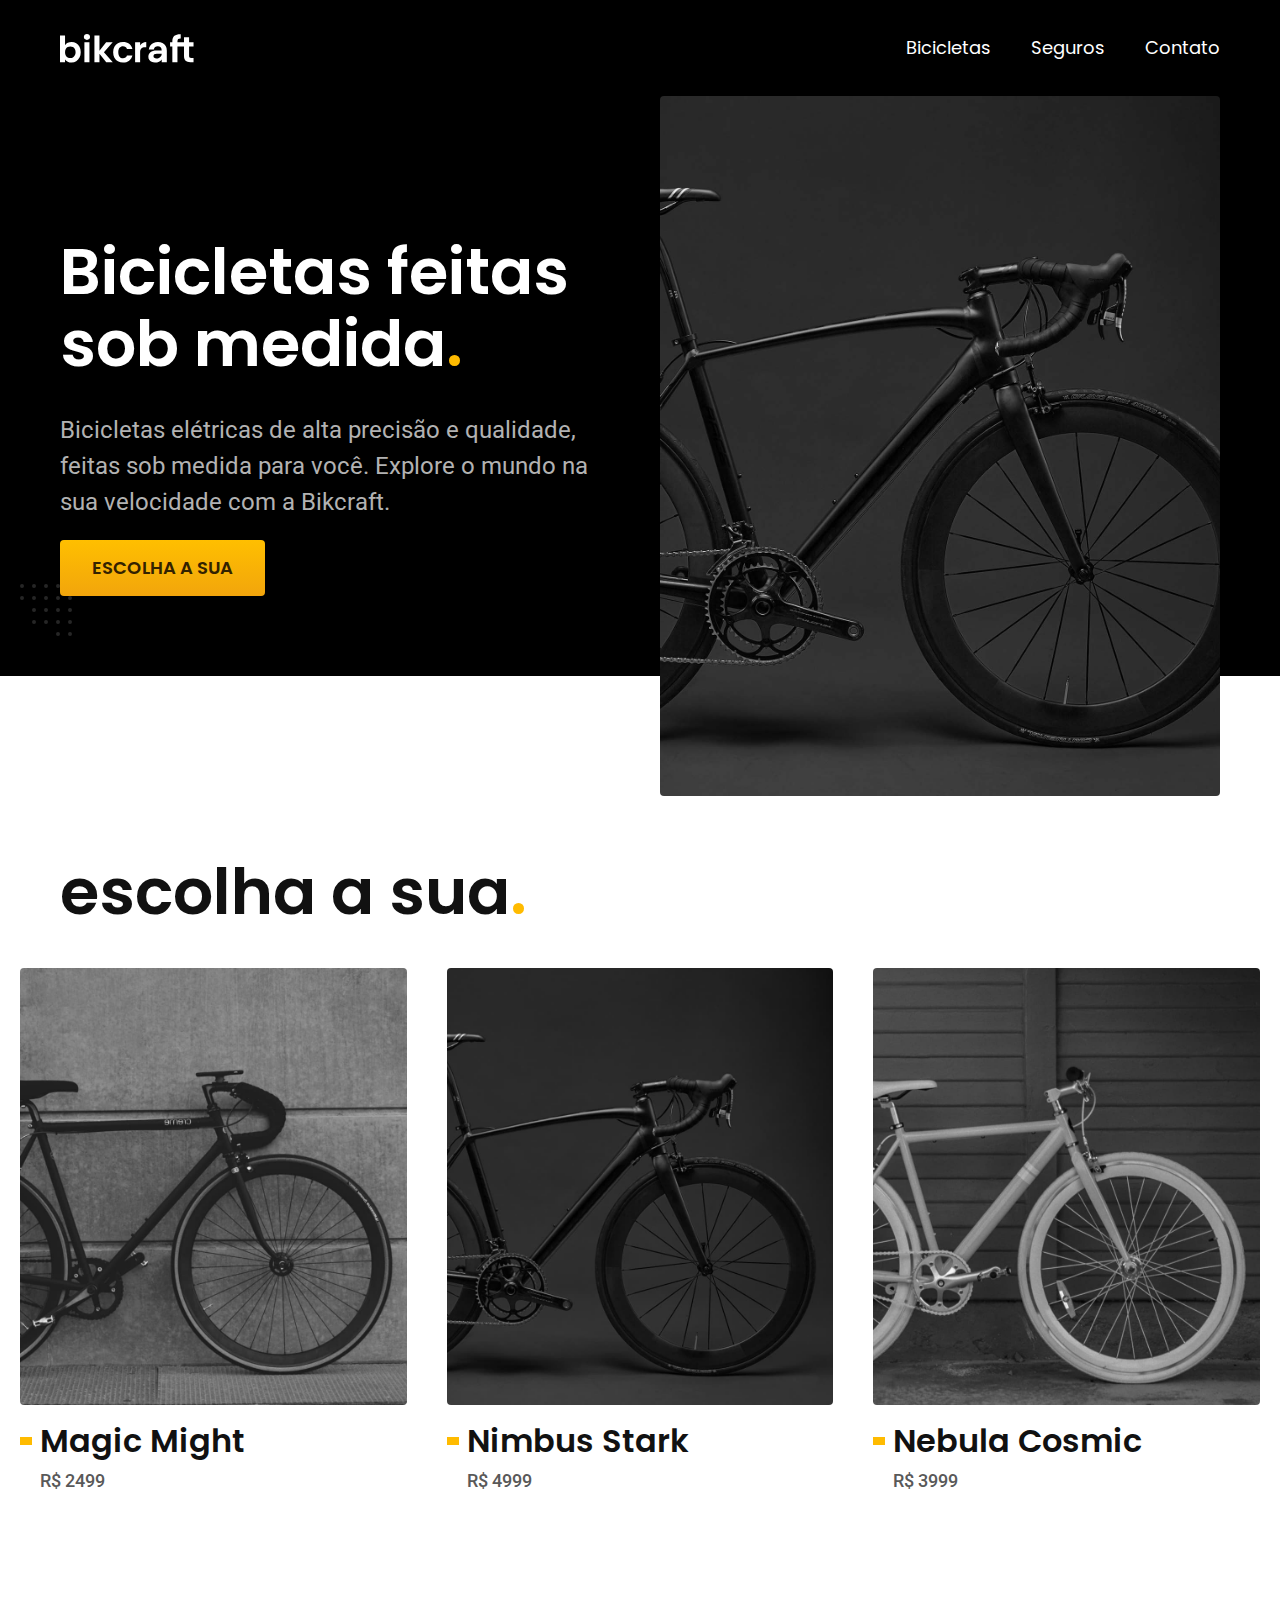
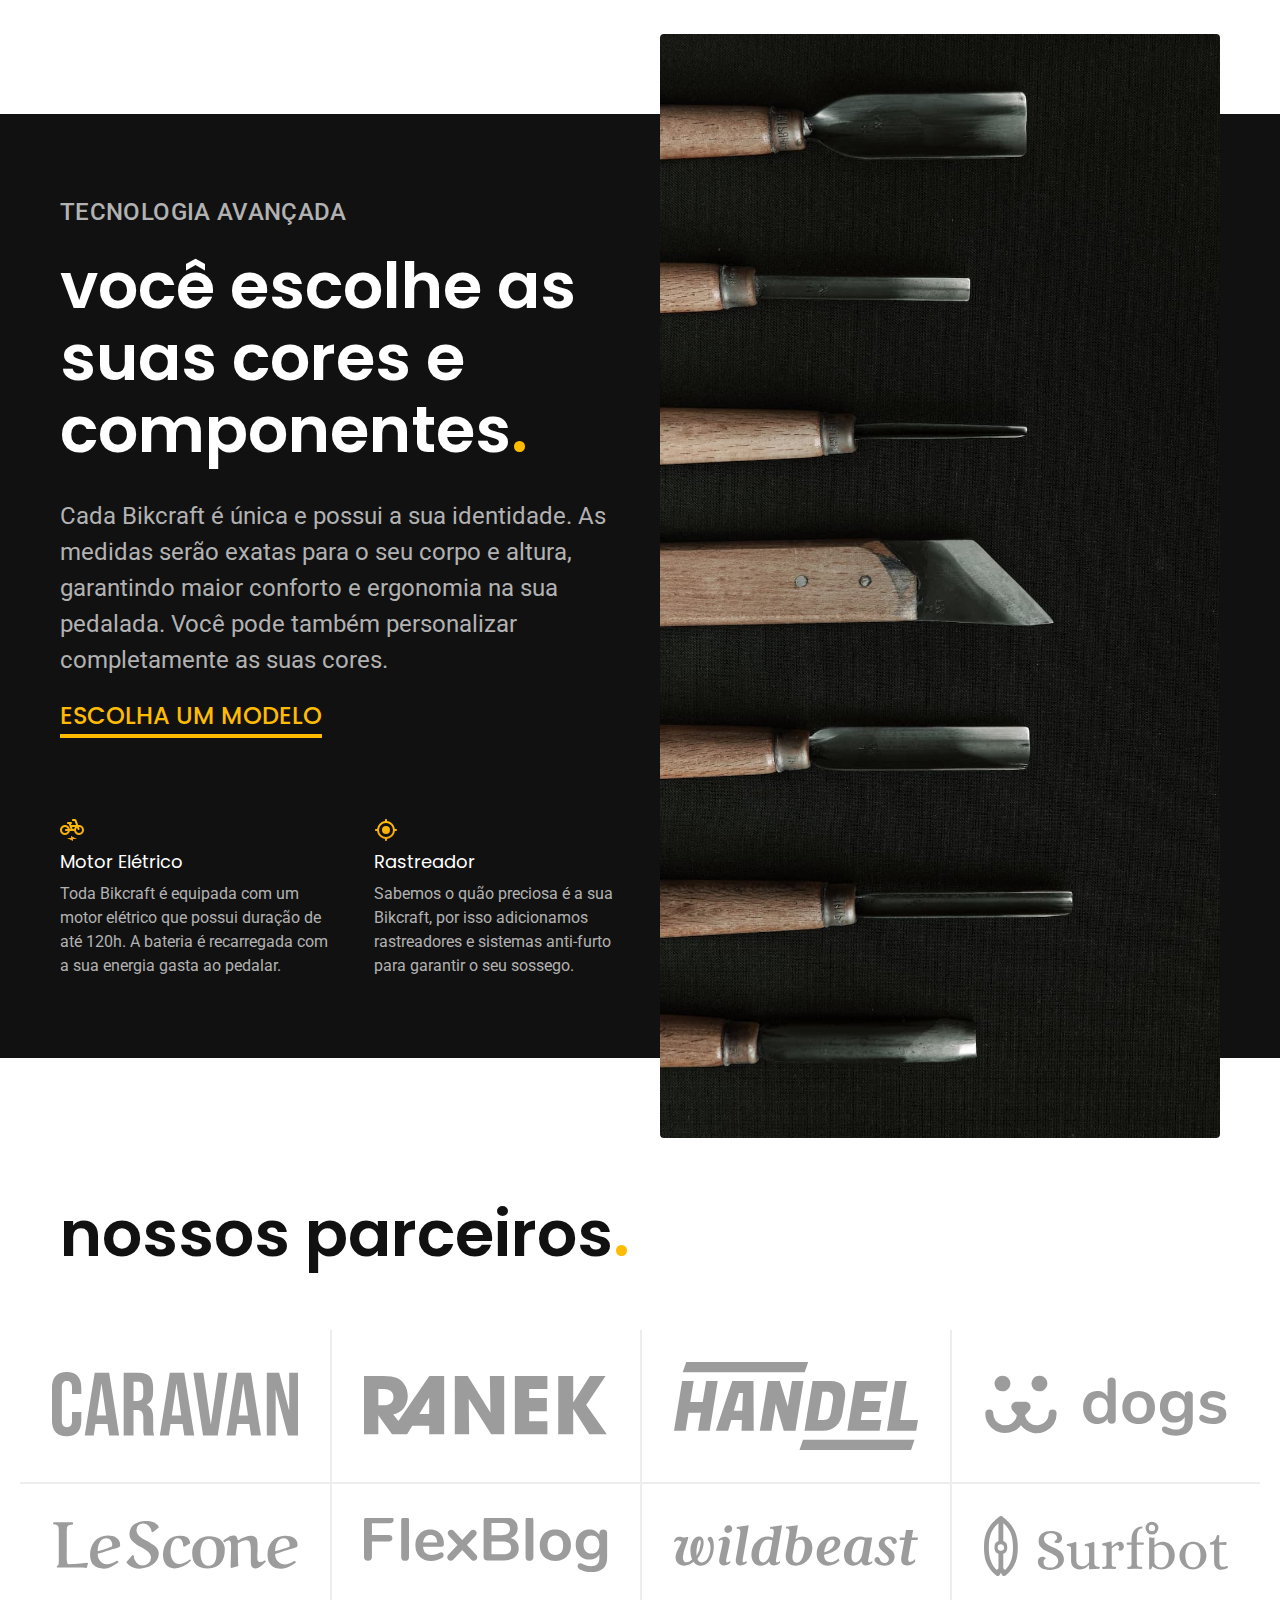
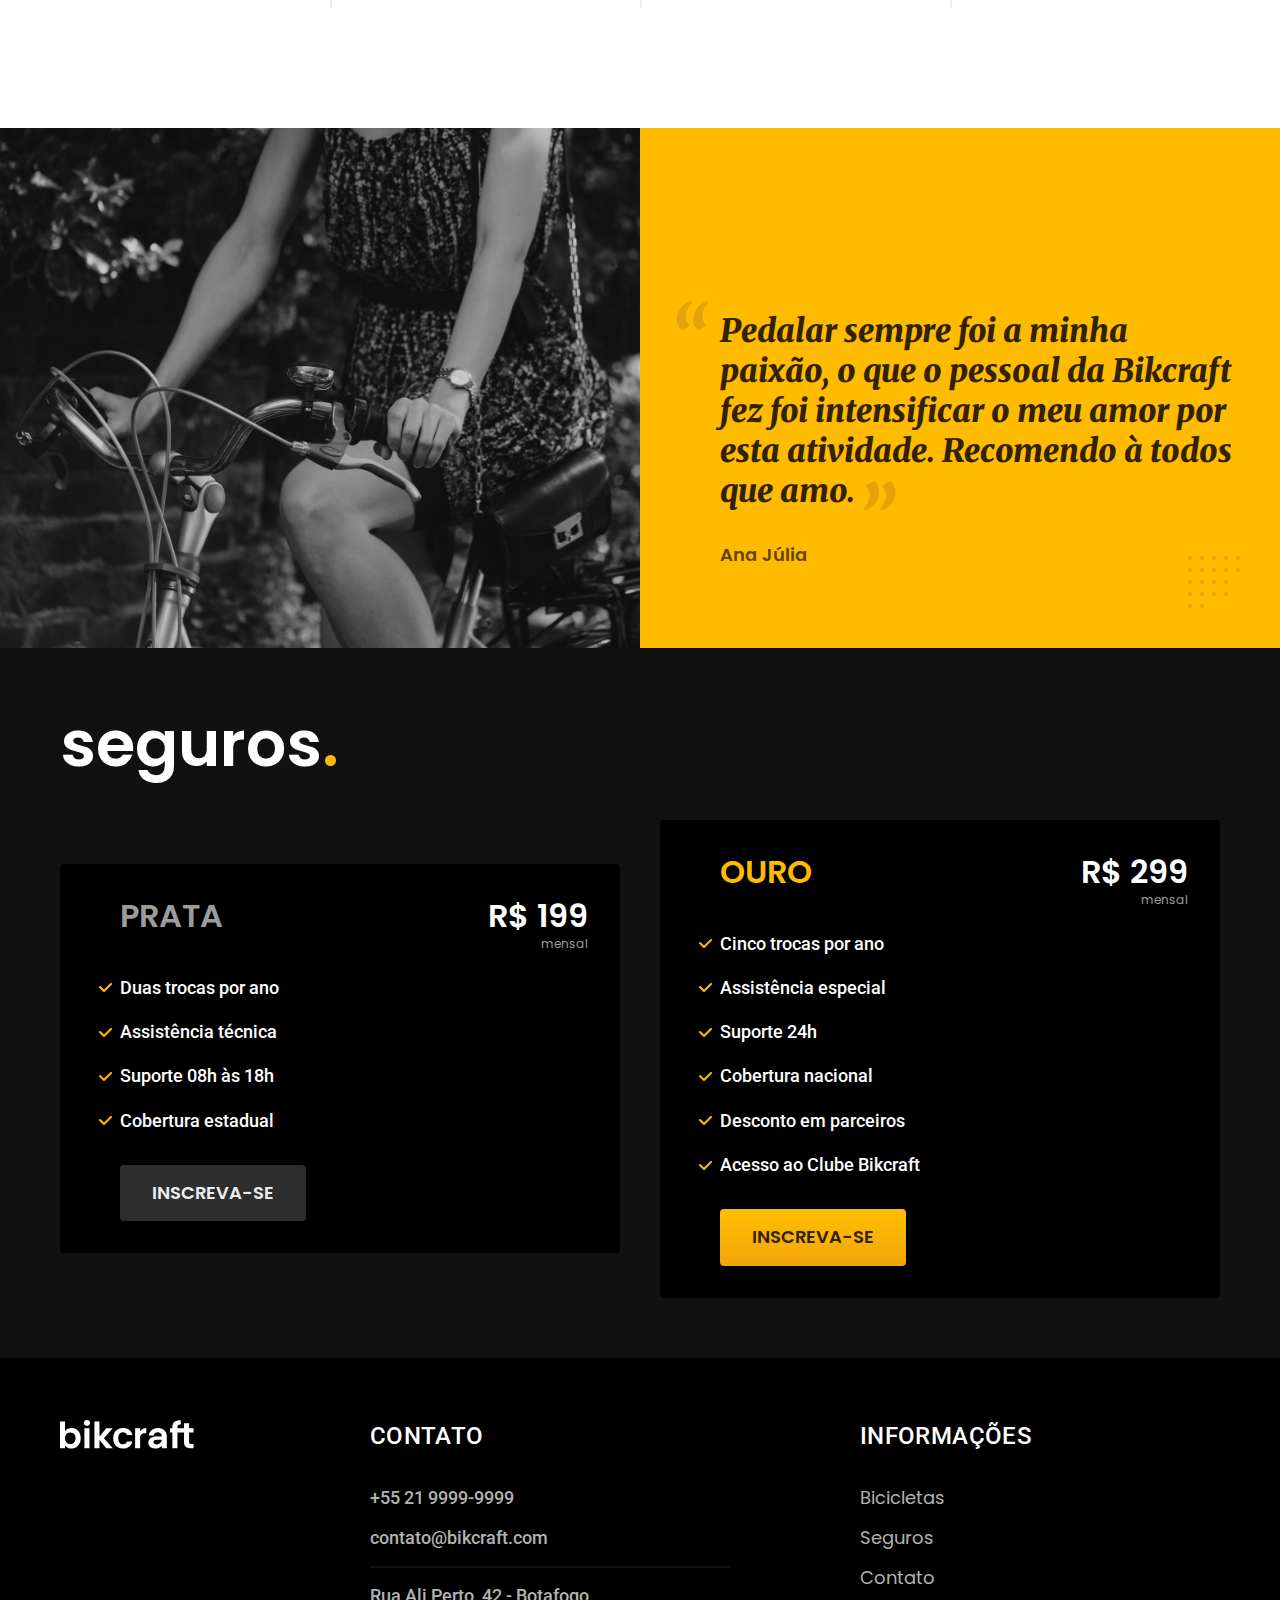
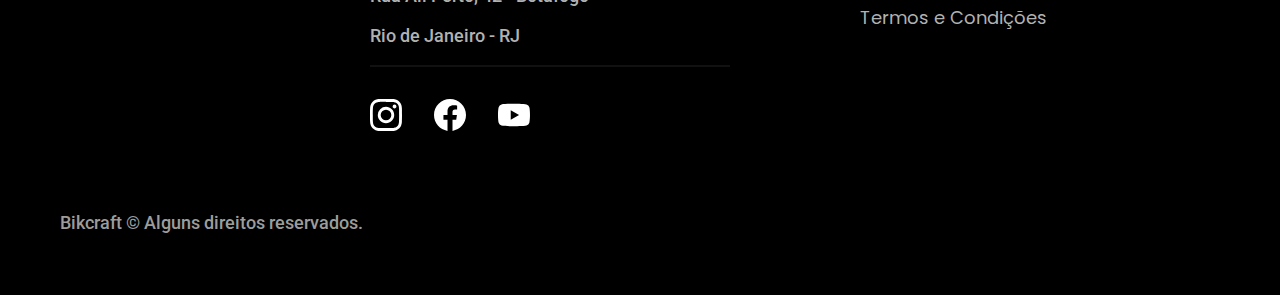
<file: index.html>
<!DOCTYPE html>
<html lang="pt-br">

<head>
  <meta charset="UTF-8">
  <meta name="viewport" content="width=device-width, initial-scale=1.0">

  <title>Bikcraft - Bicicletas Elétricas</title>
  <meta name="description" content="Bicicletas elétricas de alta precisão e qualidade, feitas sob medida para o cliente. Explore o mundo na sua velocidade com a Bikcraft.">

  <link rel="icon" href="./favicon.svg" type="image/svg+xml">
  <link rel="preload" href="./css/style.min.css" as="style">
  <link rel="stylesheet" href="./css/style.min.css">

  <script>document.documentElement.classList.add('js');</script>
  <link rel="preconnect" href="https://fonts.googleapis.com">
  <link rel="preconnect" href="https://fonts.gstatic.com" crossorigin>
  <link href="https://fonts.googleapis.com/css2?family=Merriweather:ital,wght@1,900&family=Poppins:wght@400;600&family=Roboto:wght@500&display=swap" rel="stylesheet">
</head>

<body>
  <header class="header-bg">
    <div class="header container">
      <a href="./">
        <img src="./img/bikcraft.svg" width="136" height="32" alt="Bikcraft">
      </a>

      <nav aria-label="primaria">
        <ul class="header-menu font-1-m cor-0">
          <li><a href="./bicicletas.html">Bicicletas</a></li>
          <li><a href="./seguros.html">Seguros</a></li>
          <li><a href="./contato.html">Contato</a></li>
        </ul>
      </nav>
    </div>
  </header>

  <main class="introducao-bg">
    <div class="introducao container">
      <div class="introducao-conteudo">
        <h1 class="font-1-xxl cor-0 fadeInDown" data-anime="400">Bicicletas feitas sob medida<span class="cor-p1">.</span></h1>
        <p class="font-2-l cor-5 fadeInDown" data-anime="600">Bicicletas elétricas de alta precisão e qualidade, feitas sob medida para você. Explore o mundo na sua velocidade com a Bikcraft.</p>
        <a class="botao fadeInDown" data-anime="600" href="./bicicletas.html">Escolha a sua</a>
      </div>
      <picture class="fadeInLeft" data-anime="800">
        <source media="max-width: 800px" srcset="./img/bicicletas/nimbus.jpg">
        <img src="./img/fotos/introducao.jpg" width="1280" height="1600" alt="Bicicleta elétrica preta.">
      </picture>
    </div>
  </main>

  <article class="bicicletas-lista">
    <h2 class="container font-1-xxl">escolha a sua<span class="cor-p1">.</span></h2>

    <ul>
      <li>
        <a href="./bicicletas/magic.html">
          <img src="./img/bicicletas/magic-home.jpg" width="920" height="1040" alt="Bicicleta preta">
          <h3 class="font-1-xl">Magic Might</h3>
          <span class="font-2-m cor-8">R$ 2499</span>
        </a>
      </li>
      <li>
        <a href="./bicicletas/nimbus.html">
          <img src="./img/bicicletas/nimbus-home.jpg" width="920" height="1040" alt="Bicicleta preta">
          <h3 class="font-1-xl">Nimbus Stark</h3>
          <span class="font-2-m cor-8">R$ 4999</span>
        </a>
      </li>
      <li>
        <a href="./bicicletas/nebula.html">
          <img src="./img/bicicletas/nebula-home.jpg" width="920" height="1040" alt="Bicicleta preta">
          <h3 class="font-1-xl">Nebula Cosmic</h3>
          <span class="font-2-m cor-8">R$ 3999</span>
        </a>
      </li>
    </ul>
  </article>

  <article class="tecnologia-bg">
    <div class="tecnologia container">
      <div class="tecnologia-conteudo">
        <span class="font-2-l-b cor-5">Tecnologia Avançada</span>
        <h2 class="font-1-xxl cor-0">você escolhe as suas cores e componentes<span class="cor-p1">.</span></h2>
        <p class="font-2-l cor-5">Cada Bikcraft é única e possui a sua identidade. As medidas serão exatas para o seu corpo e altura, garantindo maior conforto e ergonomia na sua pedalada. Você pode também personalizar completamente as suas cores.</p>
        <a class="link" href="./bicicletas.html">Escolha um modelo</a>
        <div class="tecnologia-vantagens">
          <div>
            <img src="./img/icones/eletrica.svg" width="24" height="24" alt="">
            <h3 class="font-1-m cor-0">Motor Elétrico</h3>
            <p class="font-2-s cor-5">Toda Bikcraft é equipada com um motor elétrico que possui duração de até 120h. A bateria é recarregada com a sua energia gasta ao pedalar.</p>
          </div>
          <div>
            <img src="./img/icones/rastreador.svg" width="24" height="24" alt="">
            <h3 class="font-1-m cor-0">Rastreador</h3>
            <p class="font-2-s cor-5">Sabemos o quão preciosa é a sua Bikcraft, por isso adicionamos rastreadores e sistemas anti-furto para garantir o seu sossego.</p>
          </div>
        </div>
      </div>
      <div class="tecnologia-imagem">
        <img src="./img/fotos/tecnologia.jpg" width="1200" height="1920" alt="">
      </div>
    </div>
  </article>

  <section class="parceiros" aria-label="Nossos Parceiros">
    <h2 class="container font-1-xxl">nossos parceiros<span class="cor-p1">.</span></h2>

    <ul>
      <li><img src="./img/parceiros/caravan.svg" width="1040" height="38" alt="caravan"></li>
      <li><img src="./img/parceiros/ranek.svg" width="1040" height="38" alt="ranek"></li>
      <li><img src="./img/parceiros/handel.svg" width="1040" height="38" alt="handel"></li>
      <li><img src="./img/parceiros/dogs.svg" width="1040" height="38" alt="dogs"></li>
      <li><img src="./img/parceiros/lescone.svg" width="1040" height="38" alt="lescone"></li>
      <li><img src="./img/parceiros/flexblog.svg" width="1040" height="38" alt="flexblog"></li>
      <li><img src="./img/parceiros/wildbeast.svg" width="1040" height="38" alt="wildbeast"></li>
      <li><img src="./img/parceiros/surfbot.svg" width="1040" height="38" alt="surfbot"></li>
    </ul>
  </section>

  <section class="depoimento" aria-label="Depoimento">
    <div>
      <img src="./img/fotos/depoimento.jpg" width="1560" height="1360" alt="Pessoa pedalando uma bicicleta Bikcraft">
    </div>
    <div class="depoimento-conteudo">
      <blockquote class="font-1-xl cor-p5">
        <p>Pedalar sempre foi a minha paixão, o que o pessoal da Bikcraft fez foi intensificar o meu amor por esta atividade. Recomendo à todos que amo.</p>
      </blockquote>
      <span class="font-1-m-b cor-p4">Ana Júlia</span>
    </div>
  </section>

  <article class="seguros-bg">
    <div class="seguros container">
      <h2 class="font-1-xxl cor-0">seguros<span class="cor-p1">.</span></h2>
      <div class="seguros-item">
        <h3 class="font-1-xl cor-6">PRATA</h3>
        <span class="font-1-xl cor-0">R$ 199 <span class="font-1-xs cor-6">mensal</span></span>
        <ul class="font-2-m cor-0">
          <li>Duas trocas por ano</li>
          <li>Assistência técnica</li>
          <li>Suporte 08h às 18h</li>
          <li>Cobertura estadual</li>
        </ul>
        <a class="botao secundario" href="./orcamento.html?tipo=seguro&produto=prata">Inscreva-se</a>
      </div>

      <div class="seguros-item">
        <h3 class="font-1-xl cor-p1">OURO</h3>
        <span class="font-1-xl cor-0">R$ 299 <span class="font-1-xs cor-6">mensal</span></span>
        <ul class="font-2-m cor-0">
          <li>Cinco trocas por ano</li>
          <li>Assistência especial</li>
          <li>Suporte 24h</li>
          <li>Cobertura nacional</li>
          <li>Desconto em parceiros</li>
          <li>Acesso ao Clube Bikcraft</li>
        </ul>
        <a class="botao" href="./orcamento.html?tipo=seguro&produto=ouro">Inscreva-se</a>
      </div>
    </div>
  </article>

  <footer class="footer-bg">
    <div class="footer container">
      <img src="./img/bikcraft.svg" width="136" height="32" alt="Bikcraft">
      <div class="footer-contato">
        <h3 class="font-2-l-b cor-0">Contato</h3>
        <ul class="font-2-m cor-5">
          <li><a href="tel:+552199999999">+55 21 9999-9999</a></li>
          <li><a href="mailto:contato@bikcraft.com">contato@bikcraft.com</a></li>
          <li>Rua Ali Perto, 42 - Botafogo</li>
          <li>Rio de Janeiro - RJ</li>
        </ul>
        <div class="footer-redes">
          <a href="./">
            <img src="./img/redes/instagram.svg" width="32" height="32" alt="Instagram">
          </a>
          <a href="./">
            <img src="./img/redes/facebook.svg" width="32" height="32" alt="Facebook">
          </a>
          <a href="./">
            <img src="./img/redes/youtube.svg" width="32" height="32" alt="Youtube">
          </a>
        </div>
      </div>
      <div class="footer-informacoes">
        <h3 class="font-2-l-b cor-0">Informações</h3>
        <nav>
          <ul class="font-1-m cor-5">
            <li><a href="./bicicletas.html">Bicicletas</a></li>
            <li><a href="./seguros.html">Seguros</a></li>
            <li><a href="./contato.html">Contato</a></li>
            <li><a href="./termos.html">Termos e Condições</a></li>
          </ul>
        </nav>
      </div>
      <p class="footer-copy font-2-m cor-6">Bikcraft © Alguns direitos reservados.</p>
    </div>
  </footer>

  <script src="./js/plugins/simple-anime.js"></script>
  <script src="./js/script.js"></script>
</body>

</html>
</file>
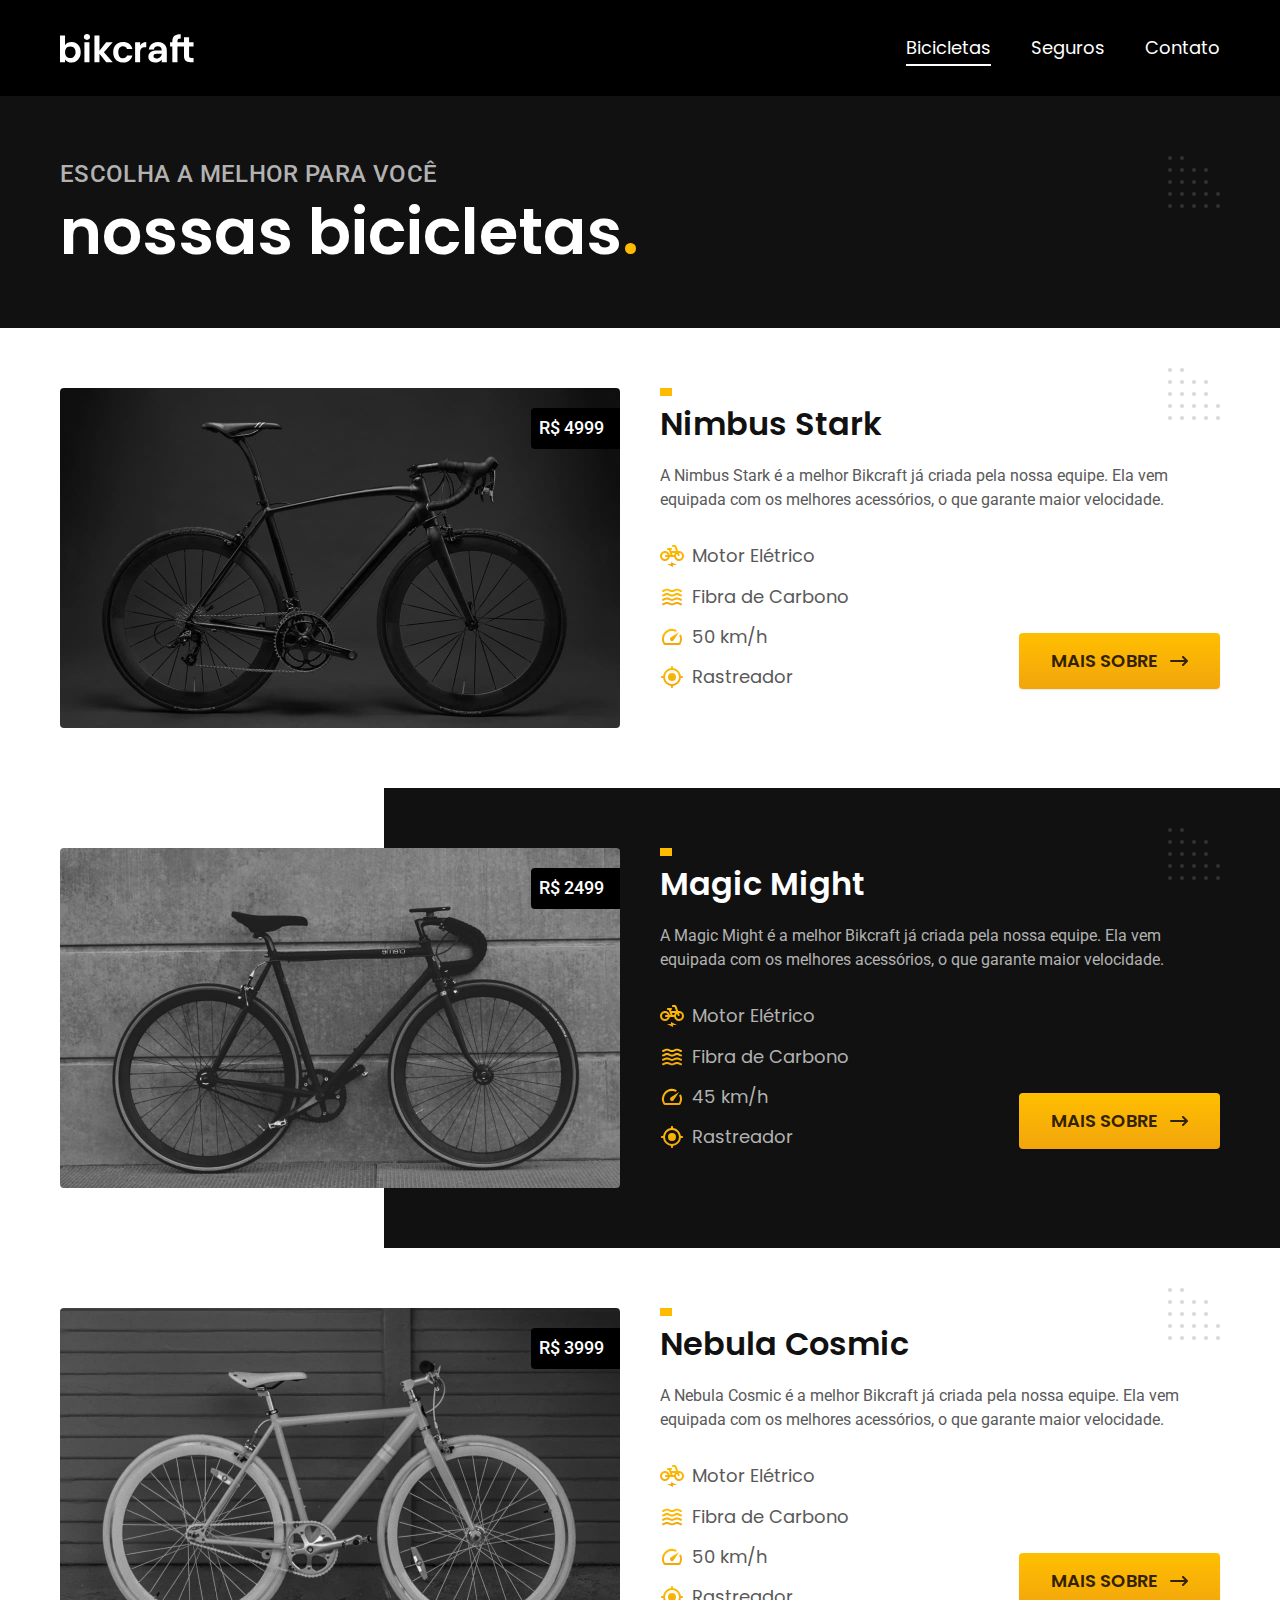
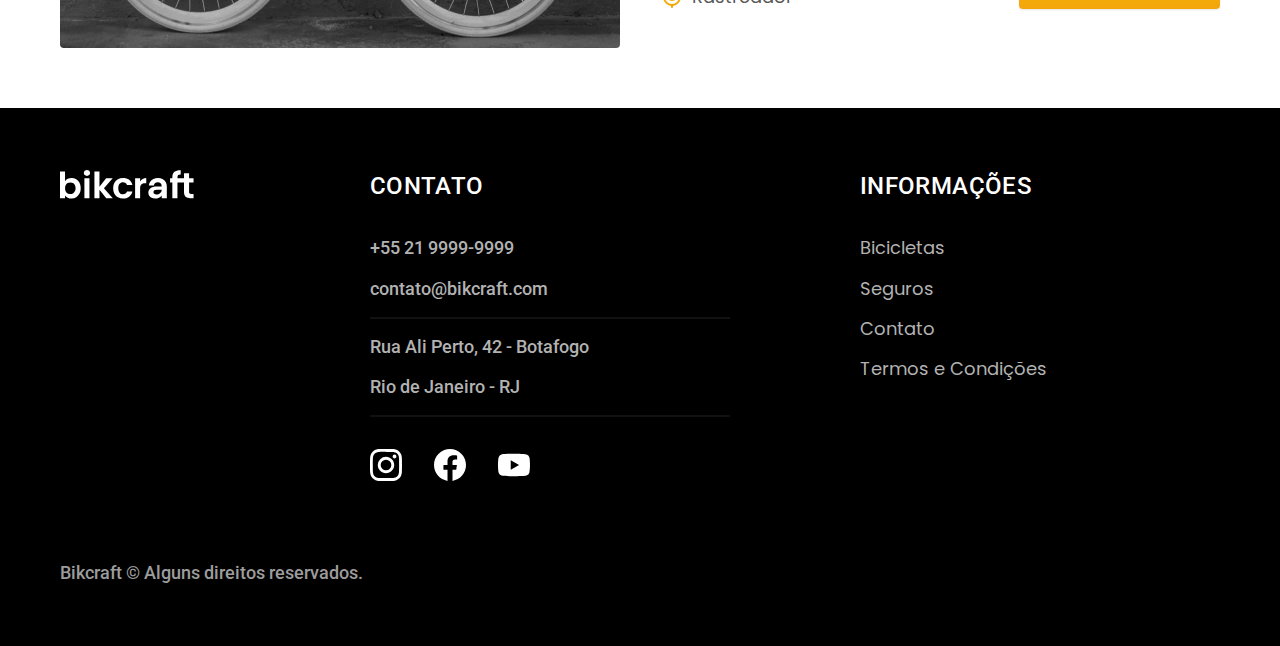
<file: bicicletas.html>
<!DOCTYPE html>
<html lang="pt-br">

<head>
  <meta charset="UTF-8">
  <meta name="viewport" content="width=device-width, initial-scale=1.0">

  <title>Bicicletas | Bikcraft</title>
  <meta name="description" content="Bicicletas">

  <link rel="icon" href="./favicon.svg" type="image/svg+xml">
  <link rel="preload" href="./css/style.min.css" as="style">
  <link rel="stylesheet" href="./css/style.min.css">

  <script>document.documentElement.classList.add('js');</script>
  <link rel="preconnect" href="https://fonts.googleapis.com">
  <link rel="preconnect" href="https://fonts.gstatic.com" crossorigin>
  <link href="https://fonts.googleapis.com/css2?family=Merriweather:ital,wght@1,900&family=Poppins:wght@400;600&family=Roboto:wght@500&display=swap" rel="stylesheet">
</head>

<body id="bicicletas">
  <header class="header-bg">
    <div class="header container">
      <a href="./">
        <img src="./img/bikcraft.svg" width="136" height="32" alt="Bikcraft">
      </a>

      <nav aria-label="primaria">
        <ul class="header-menu font-1-m cor-0">
          <li><a href="./bicicletas.html">Bicicletas</a></li>
          <li><a href="./seguros.html">Seguros</a></li>
          <li><a href="./contato.html">Contato</a></li>
        </ul>
      </nav>
    </div>
  </header>

  <main>
    <div class="titulo-bg">
      <div class="titulo container">
        <p class="font-2-l-b cor-5">Escolha a melhor para você</p>
        <h1 class="font-1-xxl cor-0">nossas bicicletas<span class="cor-p1">.</span></h1>
      </div>
    </div>

    <div class="bicicletas container">
      <div class="bicicletas-imagem">
        <img src="./img/bicicletas/nimbus.jpg" width="1120" height="680" alt="Bicicleta preta">
        <span class="font-2-m cor-0">R$ 4999</span>
      </div>
      <div class="bicicletas-conteudo">
        <h2 class="font-1-xl">Nimbus Stark</h2>
        <p class="font-2-s cor-8">A Nimbus Stark é a melhor Bikcraft já criada pela nossa equipe. Ela vem equipada com os melhores acessórios, o que garante maior velocidade.</p>
        <ul class="font-1-m cor-8">
          <li>
            <img src="./img/icones/eletrica.svg" width="24" height="24" alt="">
            Motor Elétrico
          </li>
          <li>
            <img src="./img/icones/carbono.svg" width="24" height="24" alt="">
            Fibra de Carbono
          </li>
          <li>
            <img src="./img/icones/velocidade.svg" width="24" height="24" alt="">
            50 km/h
          </li>
          <li>
            <img src="./img/icones/rastreador.svg" width="24" height="24" alt="">
            Rastreador
          </li>
        </ul>
        <a class="botao seta" href="./bicicletas/nimbus.html">Mais Sobre</a>
      </div>
    </div>

    <div class="bicicletas-bg">
      <div class="bicicletas container">
        <div class="bicicletas-imagem">
          <img src="./img/bicicletas/magic.jpg" width="1120" height="680" alt="Bicicleta preta">
          <span class="font-2-m cor-0">R$ 2499</span>
        </div>
        <div class="bicicletas-conteudo">
          <h2 class="font-1-xl cor-0">Magic Might</h2>
          <p class="font-2-s cor-5">A Magic Might é a melhor Bikcraft já criada pela nossa equipe. Ela vem equipada com os melhores acessórios, o que garante maior velocidade.</p>
          <ul class="font-1-m cor-5">
            <li>
              <img src="./img/icones/eletrica.svg" width="24" height="24" alt="">
              Motor Elétrico
            </li>
            <li>
              <img src="./img/icones/carbono.svg" width="24" height="24" alt="">
              Fibra de Carbono
            </li>
            <li>
              <img src="./img/icones/velocidade.svg" width="24" height="24" alt="">
              45 km/h
            </li>
            <li>
              <img src="./img/icones/rastreador.svg" width="24" height="24" alt="">
              Rastreador
            </li>
          </ul>
          <a class="botao seta" href="./bicicletas/magic.html">Mais Sobre</a>
        </div>
      </div>
    </div>

    <div class="bicicletas container">
      <div class="bicicletas-imagem">
        <img src="./img/bicicletas/nebula.jpg" width="1120" height="680" alt="Bicicleta preta">
        <span class="font-2-m cor-0">R$ 3999</span>
      </div>
      <div class="bicicletas-conteudo">
        <h2 class="font-1-xl">Nebula Cosmic</h2>
        <p class="font-2-s cor-8">A Nebula Cosmic é a melhor Bikcraft já criada pela nossa equipe. Ela vem equipada com os melhores acessórios, o que garante maior velocidade.</p>
        <ul class="font-1-m cor-8">
          <li>
            <img src="./img/icones/eletrica.svg" width="24" height="24" alt="">
            Motor Elétrico
          </li>
          <li>
            <img src="./img/icones/carbono.svg" width="24" height="24" alt="">
            Fibra de Carbono
          </li>
          <li>
            <img src="./img/icones/velocidade.svg" width="24" height="24" alt="">
            50 km/h
          </li>
          <li>
            <img src="./img/icones/rastreador.svg" width="24" height="24" alt="">
            Rastreador
          </li>
        </ul>
        <a class="botao seta" href="./bicicletas/nebula.html">Mais Sobre</a>
      </div>
    </div>

  </main>

  <footer class="footer-bg">
    <div class="footer container">
      <img src="./img/bikcraft.svg" width="136" height="32" alt="Bikcraft">
      <div class="footer-contato">
        <h3 class="font-2-l-b cor-0">Contato</h3>
        <ul class="font-2-m cor-5">
          <li><a href="tel:+552199999999">+55 21 9999-9999</a></li>
          <li><a href="mailto:contato@bikcraft.com">contato@bikcraft.com</a></li>
          <li>Rua Ali Perto, 42 - Botafogo</li>
          <li>Rio de Janeiro - RJ</li>
        </ul>
        <div class="footer-redes">
          <a href="./">
            <img src="./img/redes/instagram.svg" width="32" height="32" alt="Instagram">
          </a>
          <a href="./">
            <img src="./img/redes/facebook.svg" width="32" height="32" alt="Facebook">
          </a>
          <a href="./">
            <img src="./img/redes/youtube.svg" width="32" height="32" alt="Youtube">
          </a>
        </div>
      </div>
      <div class="footer-informacoes">
        <h3 class="font-2-l-b cor-0">Informações</h3>
        <nav>
          <ul class="font-1-m cor-5">
            <li><a href="./bicicletas.html">Bicicletas</a></li>
            <li><a href="./seguros.html">Seguros</a></li>
            <li><a href="./contato.html">Contato</a></li>
            <li><a href="./termos.html">Termos e Condições</a></li>
          </ul>
        </nav>
      </div>
      <p class="footer-copy font-2-m cor-6">Bikcraft © Alguns direitos reservados.</p>
    </div>
  </footer>
  <script src="./js/script.js"></script>
</body>

</html>
</file>
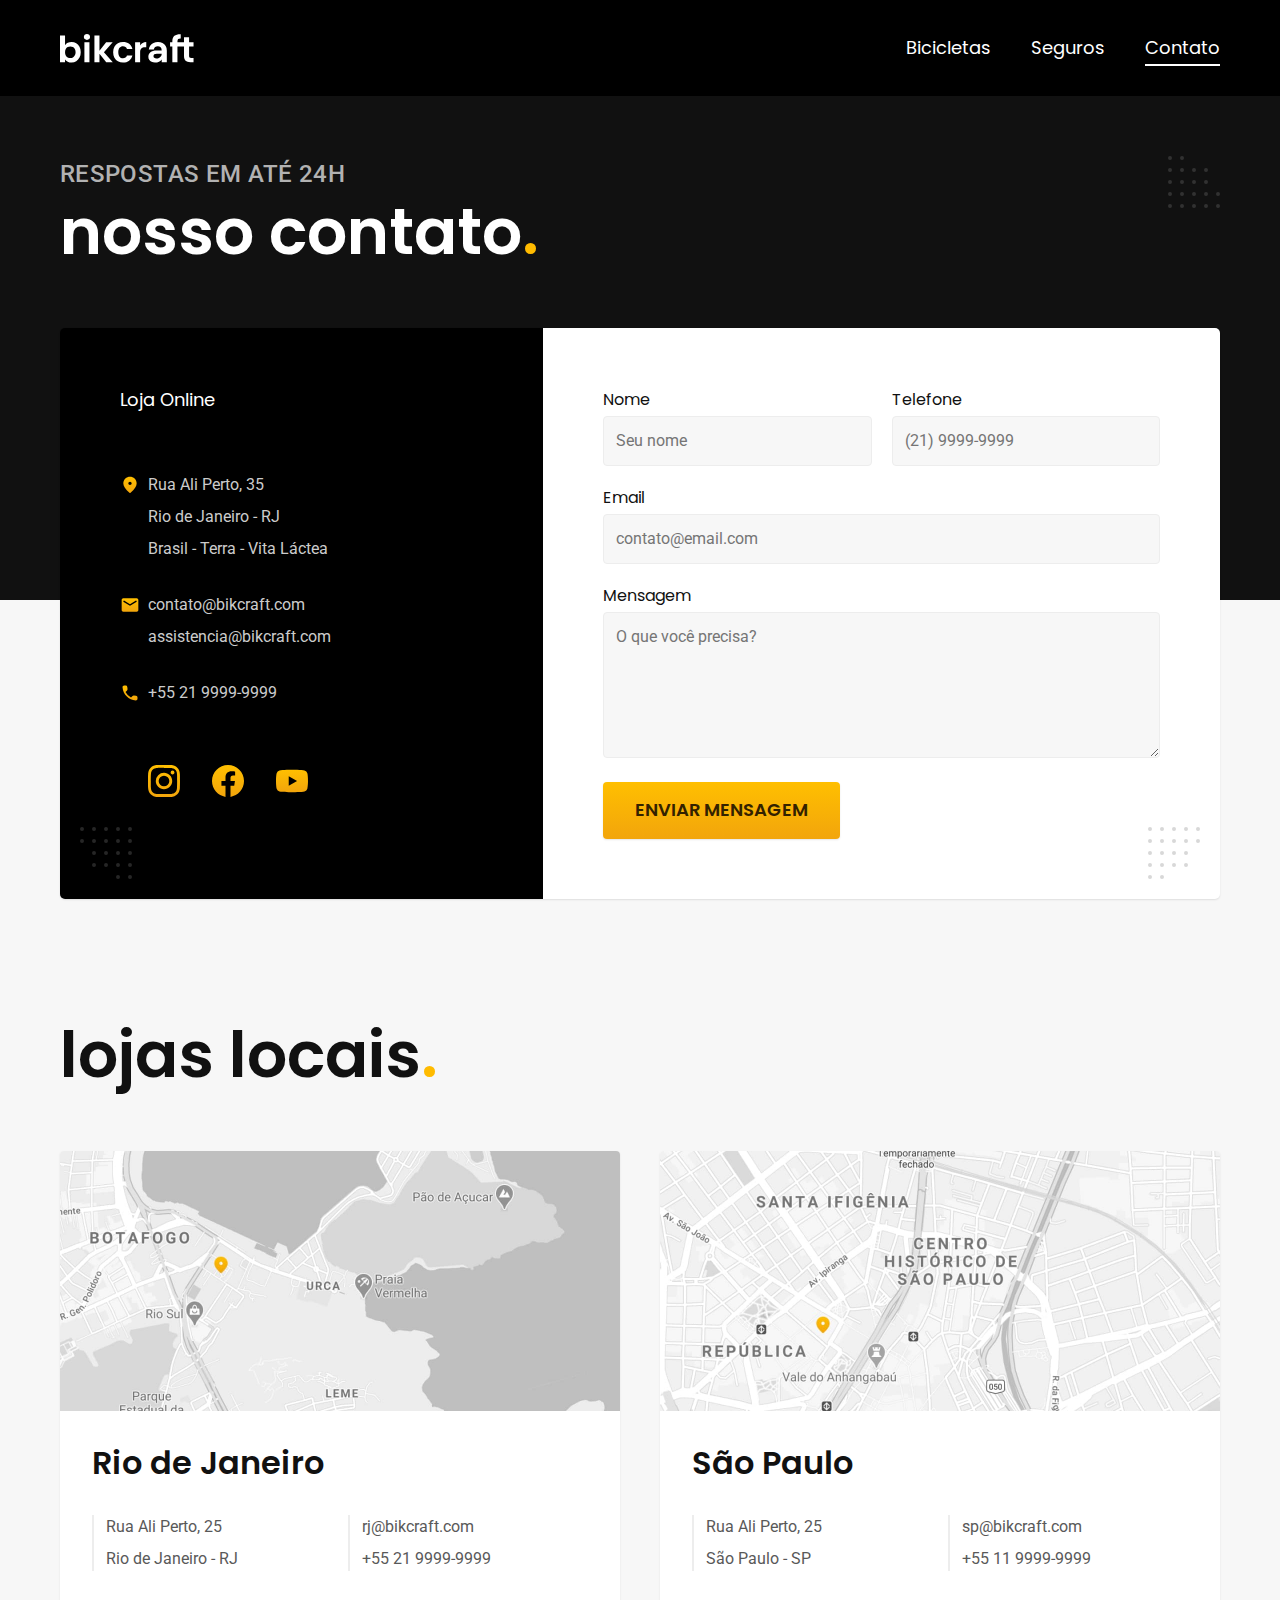
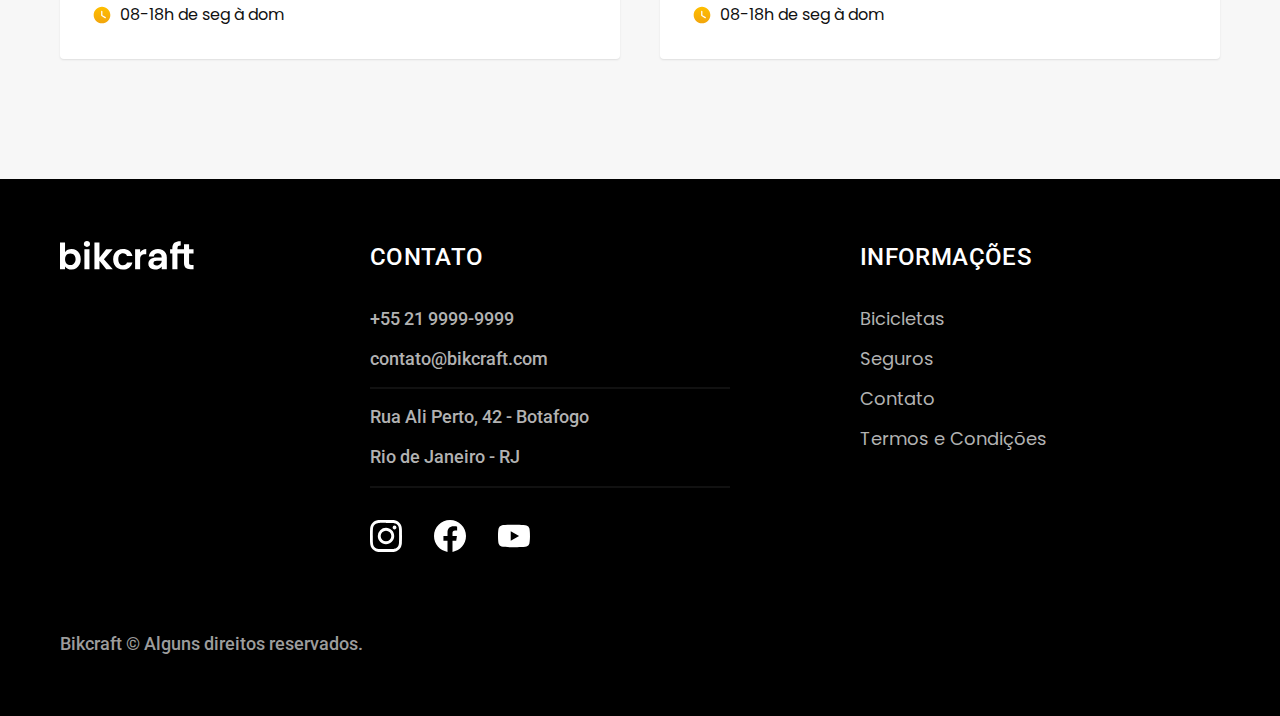
<file: contato.html>
<!DOCTYPE html>
<html lang="pt-br">

<head>
  <meta charset="UTF-8">
  <meta name="viewport" content="width=device-width, initial-scale=1.0">

  <title>Contato | Bikcraft</title>
  <meta name="description" content="Bicicletas">

  <link rel="icon" href="./favicon.svg" type="image/svg+xml">
  <link rel="preload" href="./css/style.min.css" as="style">
  <link rel="stylesheet" href="./css/style.min.css">

  <script>document.documentElement.classList.add('js');</script>
  <link rel="preconnect" href="https://fonts.googleapis.com">
  <link rel="preconnect" href="https://fonts.gstatic.com" crossorigin>
  <link href="https://fonts.googleapis.com/css2?family=Merriweather:ital,wght@1,900&family=Poppins:wght@400;600&family=Roboto:wght@500&display=swap" rel="stylesheet">
</head>

<body id="contato">
  <header class="header-bg">
    <div class="header container">
      <a href="./">
        <img src="./img/bikcraft.svg" width="136" height="32" alt="Bikcraft">
      </a>

      <nav aria-label="primaria">
        <ul class="header-menu font-1-m cor-0">
          <li><a href="./bicicletas.html">Bicicletas</a></li>
          <li><a href="./seguros.html">Seguros</a></li>
          <li><a href="./contato.html">Contato</a></li>
        </ul>
      </nav>
    </div>
  </header>

  <main>
    <div class="titulo-bg">
      <div class="titulo container">
        <p class="font-2-l-b cor-5">Respostas em até 24h</p>
        <h1 class="font-1-xxl cor-0">nosso contato<span class="cor-p1">.</span></h1>
      </div>
    </div>

    <div class="contato container">
      <section class="contato-dados" aria-label="Endereço">
        <h2 class="font-1-m cor-0">Loja Online</h2>
        <div class="contato-endereco font-2-s cor-4">
          <p>Rua Ali Perto, 35</p>
          <p>Rio de Janeiro - RJ</p>
          <p>Brasil - Terra - Vita Láctea</p>
        </div>
        <address class="contato-meios font-2-s cor-4">
          <a href="mailto:contato@bikcraft.com">contato@bikcraft.com</a>
          <a href="mailto:assistencia@bikcraft.com">assistencia@bikcraft.com</a>
          <a href="tel:+552199999999">+55 21 9999-9999</a>
        </address>
        <div class="contato-redes">
          <a href="./">
            <img src="./img/redes/instagram-p.svg" width="32" height="32" alt="Instagram">
          </a>
          <a href="./">
            <img src="./img/redes/facebook-p.svg" width="32" height="32" alt="Facebook">
          </a>
          <a href="./">
            <img src="./img/redes/youtube-p.svg" width="32" height="32" alt="Youtube">
          </a>
        </div>
      </section>
      <section class="contato-formulario" aria-label="Formulário">
        <form class="form" action="./enviar.php" method="post">
          <div>
            <label for="nome">Nome</label>
            <input type="text" id="nome" name="nome" placeholder="Seu nome">
          </div>
          <div>
            <label for="telefone">Telefone</label>
            <input type="text" id="telefone" name="telefone" placeholder="(21) 9999-9999">
          </div>
          <div class="col-2">
            <label for="email">Email</label>
            <input type="email" id="email" name="email" placeholder="contato@email.com" required>
          </div>
          <div class="col-2">
            <label for="mensagem">Mensagem</label>
            <textarea rows="5" id="mensagem" name="mensagem" placeholder="O que você precisa?"></textarea>
          </div>
          <button class="botao col-2">Enviar Mensagem</button>
        </form>
      </section>
    </div>
  </main>

  <article class="lojas container">
    <h2 class="font-1-xxl">lojas locais<span class="cor-p1">.</span></h2>
    <div class="lojas-item">
      <img src="./img/lojas/rj.jpg" width="1120" height="520" alt="mapa marcando o endereço em Rua Ali Perto, 25 - Rio de Janeiro - RJ">
      <div class="lojas-conteudo">
        <h3 class="font-1-xl">Rio de Janeiro</h3>
        <div class="lojas-dados font-2-s cor-8">
          <p>Rua Ali Perto, 25</p>
          <p>Rio de Janeiro - RJ</p>
        </div>
        <div class="lojas-dados font-2-s cor-8">
          <a href="mailto:rj@bikcraft.com">rj@bikcraft.com</a>
          <a href="tel:+552199999999">+55 21 9999-9999</a>
        </div>
        <p class="lojas-tempo font-1-s"><img src="./img/icones/horario.svg" width="20" height="20" alt="">08-18h de seg à dom</p>
      </div>
    </div>

    <div class="lojas-item">
      <img src="./img/lojas/sp.jpg" width="1120" height="520" alt="mapa marcando o endereço em Rua Ali Perto, 25 - São Paulo - SP">
      <div class="lojas-conteudo">
        <h3 class="font-1-xl">São Paulo</h3>
        <div class="lojas-dados font-2-s cor-8">
          <p>Rua Ali Perto, 25</p>
          <p>São Paulo - SP</p>
        </div>
        <div class="lojas-dados font-2-s cor-8">
          <a href="mailto:sp@bikcraft.com">sp@bikcraft.com</a>
          <a href="tel:+551199999999">+55 11 9999-9999</a>
        </div>
        <p class="lojas-tempo font-1-s"><img src="./img/icones/horario.svg" width="20" height="20" alt="">08-18h de seg à dom</p>
      </div>
    </div>
  </article>

  <footer class="footer-bg">
    <div class="footer container">
      <img src="./img/bikcraft.svg" width="136" height="32" alt="Bikcraft">
      <div class="footer-contato">
        <h3 class="font-2-l-b cor-0">Contato</h3>
        <ul class="font-2-m cor-5">
          <li><a href="tel:+552199999999">+55 21 9999-9999</a></li>
          <li><a href="mailto:contato@bikcraft.com">contato@bikcraft.com</a></li>
          <li>Rua Ali Perto, 42 - Botafogo</li>
          <li>Rio de Janeiro - RJ</li>
        </ul>
        <div class="footer-redes">
          <a href="./">
            <img src="./img/redes/instagram.svg" width="32" height="32" alt="Instagram">
          </a>
          <a href="./">
            <img src="./img/redes/facebook.svg" width="32" height="32" alt="Facebook">
          </a>
          <a href="./">
            <img src="./img/redes/youtube.svg" width="32" height="32" alt="Youtube">
          </a>
        </div>
      </div>
      <div class="footer-informacoes">
        <h3 class="font-2-l-b cor-0">Informações</h3>
        <nav>
          <ul class="font-1-m cor-5">
            <li><a href="./bicicletas.html">Bicicletas</a></li>
            <li><a href="./seguros.html">Seguros</a></li>
            <li><a href="./contato.html">Contato</a></li>
            <li><a href="./termos.html">Termos e Condições</a></li>
          </ul>
        </nav>
      </div>
      <p class="footer-copy font-2-m cor-6">Bikcraft © Alguns direitos reservados.</p>
    </div>
  </footer>
  <script src="./js/script.js"></script>
  <script src="./js/formulario.js"></script>
</body>

</html>
</file>
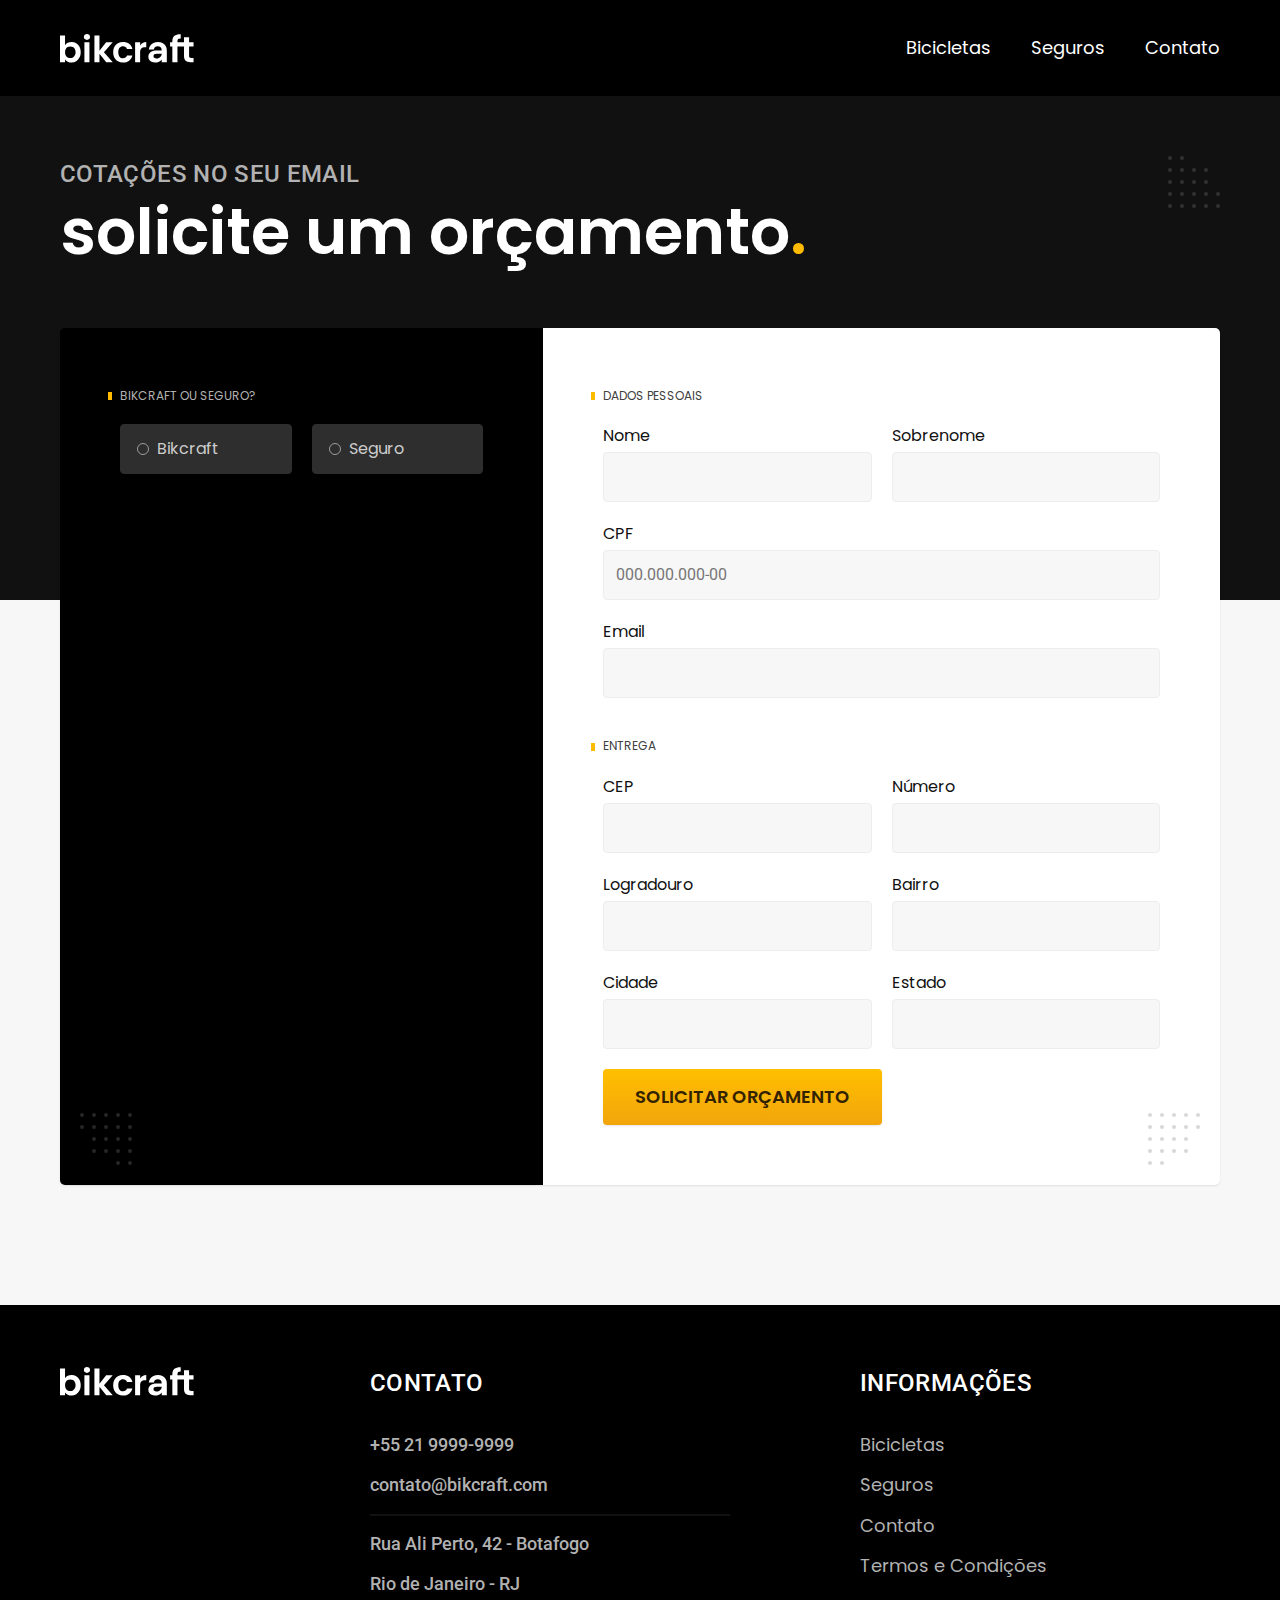
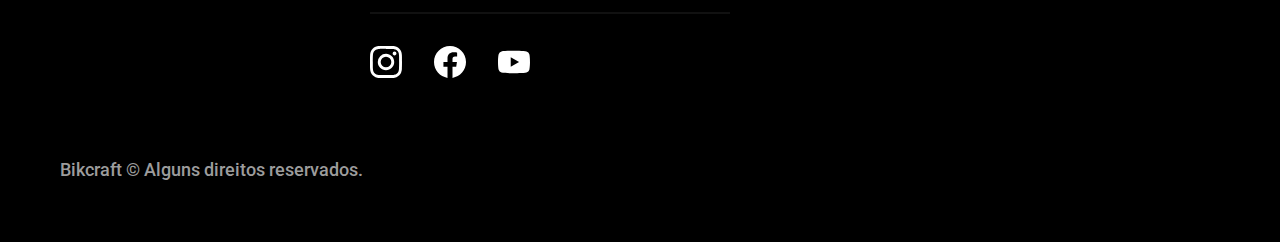
<file: orcamento.html>
<!DOCTYPE html>
<html lang="pt-br">

<head>
  <meta charset="UTF-8">
  <meta name="viewport" content="width=device-width, initial-scale=1.0">

  <title>Orçamento | Bikcraft</title>
  <meta name="description" content="Bicicletas">

  <link rel="icon" href="./favicon.svg" type="image/svg+xml">
  <link rel="preload" href="./css/style.min.css" as="style">
  <link rel="stylesheet" href="./css/style.min.css">

  <script>document.documentElement.classList.add('js');</script>
  <link rel="preconnect" href="https://fonts.googleapis.com">
  <link rel="preconnect" href="https://fonts.gstatic.com" crossorigin>
  <link href="https://fonts.googleapis.com/css2?family=Merriweather:ital,wght@1,900&family=Poppins:wght@400;600&family=Roboto:wght@500&display=swap" rel="stylesheet">
</head>

<body id="orcamento">
  <header class="header-bg">
    <div class="header container">
      <a href="./">
        <img src="./img/bikcraft.svg" width="136" height="32" alt="Bikcraft">
      </a>

      <nav aria-label="primaria">
        <ul class="header-menu font-1-m cor-0">
          <li><a href="./bicicletas.html">Bicicletas</a></li>
          <li><a href="./seguros.html">Seguros</a></li>
          <li><a href="./contato.html">Contato</a></li>
        </ul>
      </nav>
    </div>
  </header>

  <main>
    <div class="titulo-bg">
      <div class="titulo container">
        <p class="font-2-l-b cor-5">Cotações no seu email</p>
        <h1 class="font-1-xxl cor-0">solicite um orçamento<span class="cor-p1">.</span></h1>
      </div>
    </div>

    <form class="orcamento container" action="./enviar.php" method="post">
      <div class="orcamento-produto">
        <h2 class="font-1-xs cor-5">Bikcraft ou Seguro?</h2>

        <input type="radio" name="tipo" value="bikcraft" id="bikcraft">
        <label for="bikcraft">Bikcraft</label>

        <input type="radio" name="tipo" value="seguro" id="seguro">
        <label for="seguro">Seguro</label>

        <div class="orcamento-conteudo" id="orcamento-bikcraft">
          <h2 class="font-1-xs cor-5">Escolha a sua</h2>

          <input type="radio" name="produto" value="nimbus" id="nimbus">
          <label for="nimbus">Nimbus Stark <span>R$ 4999</span></label>
          <div class="orcamento-detalhes">
            <ul class="font-1-xs cor-8">
              <li><img src="./img/icones/eletrica.svg" width="24" height="24" alt=""> Motor Elétrico</li>
              <li><img src="./img/icones/carbono.svg" width="24" height="24" alt=""> Fibra de Carbono</li>
              <li><img src="./img/icones/velocidade.svg" width="24" height="24" alt=""> 50 km/h</li>
              <li><img src="./img/icones/rastreador.svg" width="24" height="24" alt=""> Rastreador</li>
            </ul>
            <img src="./img/bicicletas/nimbus.jpg" width="1120" height="680" alt="Bicicleta preta">
          </div>

          <input type="radio" name="produto" value="magic" id="magic">
          <label for="magic">Magic Might <span>R$ 2499</span></label>
          <div class="orcamento-detalhes">
            <ul class="font-1-xs cor-8">
              <li><img src="./img/icones/eletrica.svg" width="24" height="24" alt=""> Motor Elétrico</li>
              <li><img src="./img/icones/carbono.svg" width="24" height="24" alt=""> Fibra de Carbono</li>
              <li><img src="./img/icones/velocidade.svg" width="24" height="24" alt=""> 45 km/h</li>
              <li><img src="./img/icones/rastreador.svg" width="24" height="24" alt=""> Rastreador</li>
            </ul>
            <img src="./img/bicicletas/magic.jpg" width="1120" height="680" alt="Bicicleta preta">
          </div>

          <input type="radio" name="produto" value="nebula" id="nebula">
          <label for="nebula">Nebula Cosmic <span>R$ 3999</span></label>
          <div class="orcamento-detalhes">
            <ul class="font-1-xs cor-8">
              <li><img src="./img/icones/eletrica.svg" width="24" height="24" alt=""> Motor Elétrico</li>
              <li><img src="./img/icones/carbono.svg" width="24" height="24" alt=""> Fibra de Carbono</li>
              <li><img src="./img/icones/velocidade.svg" width="24" height="24" alt=""> 40 km/h</li>
              <li><img src="./img/icones/rastreador.svg" width="24" height="24" alt=""> Rastreador</li>
            </ul>
            <img src="./img/bicicletas/nebula.jpg" width="1120" height="680" alt="Bicicleta branca">
          </div>

        </div>

        <div class="orcamento-conteudo" id="orcamento-seguro">
          <h2 class="font-1-xs cor-5">Escolha o plano</h2>

          <input type="radio" name="produto" value="prata" id="prata">
          <label for="prata">Prata <span>R$ 199</span></label>

          <input type="radio" name="produto" value="ouro" id="ouro">
          <label for="ouro">Ouro <span>R$ 299</span></label>
        </div>
      </div>
      <div class="orcamento-dados form">
        <h2 class="font-1-xs cor-9 col-2">dados pessoais</h2>
        <div>
          <label for="nome">Nome</label>
          <input type="text" id="nome" name="nome">
        </div>
        <div>
          <label for="sobrenome">Sobrenome</label>
          <input type="text" id="sobrenome" name="sobrenome">
        </div>
        <div class="col-2">
          <label for="cpf">CPF</label>
          <input type="text" id="cpf" name="cpf" placeholder="000.000.000-00">
        </div>
        <div class="col-2">
          <label for="email">Email</label>
          <input type="email" id="email" name="email" required>
        </div>
        <h2 class="font-1-xs cor-9 col-2">entrega</h2>
        <div>
          <label for="cep">CEP</label>
          <input type="text" id="cep" name="cep">
        </div>
        <div>
          <label for="numero">Número</label>
          <input type="text" id="numero" name="numero">
        </div>
        <div>
          <label for="logradouro">Logradouro</label>
          <input type="text" id="logradouro" name="logradouro">
        </div>
        <div>
          <label for="bairro">Bairro</label>
          <input type="text" id="bairro" name="bairro">
        </div>
        <div>
          <label for="cidade">Cidade</label>
          <input type="text" id="cidade" name="cidade">
        </div>
        <div>
          <label for="estado">Estado</label>
          <input type="text" id="estado" name="estado">
        </div>
        <button class="botao col-2">Solicitar Orçamento</button>
      </div>
    </form>
  </main>

  <footer class="footer-bg">
    <div class="footer container">
      <img src="./img/bikcraft.svg" width="136" height="32" alt="Bikcraft">
      <div class="footer-contato">
        <h3 class="font-2-l-b cor-0">Contato</h3>
        <ul class="font-2-m cor-5">
          <li><a href="tel:+552199999999">+55 21 9999-9999</a></li>
          <li><a href="mailto:contato@bikcraft.com">contato@bikcraft.com</a></li>
          <li>Rua Ali Perto, 42 - Botafogo</li>
          <li>Rio de Janeiro - RJ</li>
        </ul>
        <div class="footer-redes">
          <a href="./">
            <img src="./img/redes/instagram.svg" width="32" height="32" alt="Instagram">
          </a>
          <a href="./">
            <img src="./img/redes/facebook.svg" width="32" height="32" alt="Facebook">
          </a>
          <a href="./">
            <img src="./img/redes/youtube.svg" width="32" height="32" alt="Youtube">
          </a>
        </div>
      </div>
      <div class="footer-informacoes">
        <h3 class="font-2-l-b cor-0">Informações</h3>
        <nav>
          <ul class="font-1-m cor-5">
            <li><a href="./bicicletas.html">Bicicletas</a></li>
            <li><a href="./seguros.html">Seguros</a></li>
            <li><a href="./contato.html">Contato</a></li>
            <li><a href="./termos.html">Termos e Condições</a></li>
          </ul>
        </nav>
      </div>
      <p class="footer-copy font-2-m cor-6">Bikcraft © Alguns direitos reservados.</p>
    </div>
  </footer>
  <script src="./js/script.js"></script>
  <script src="./js/formulario.js"></script>
</body>

</html>
</file>
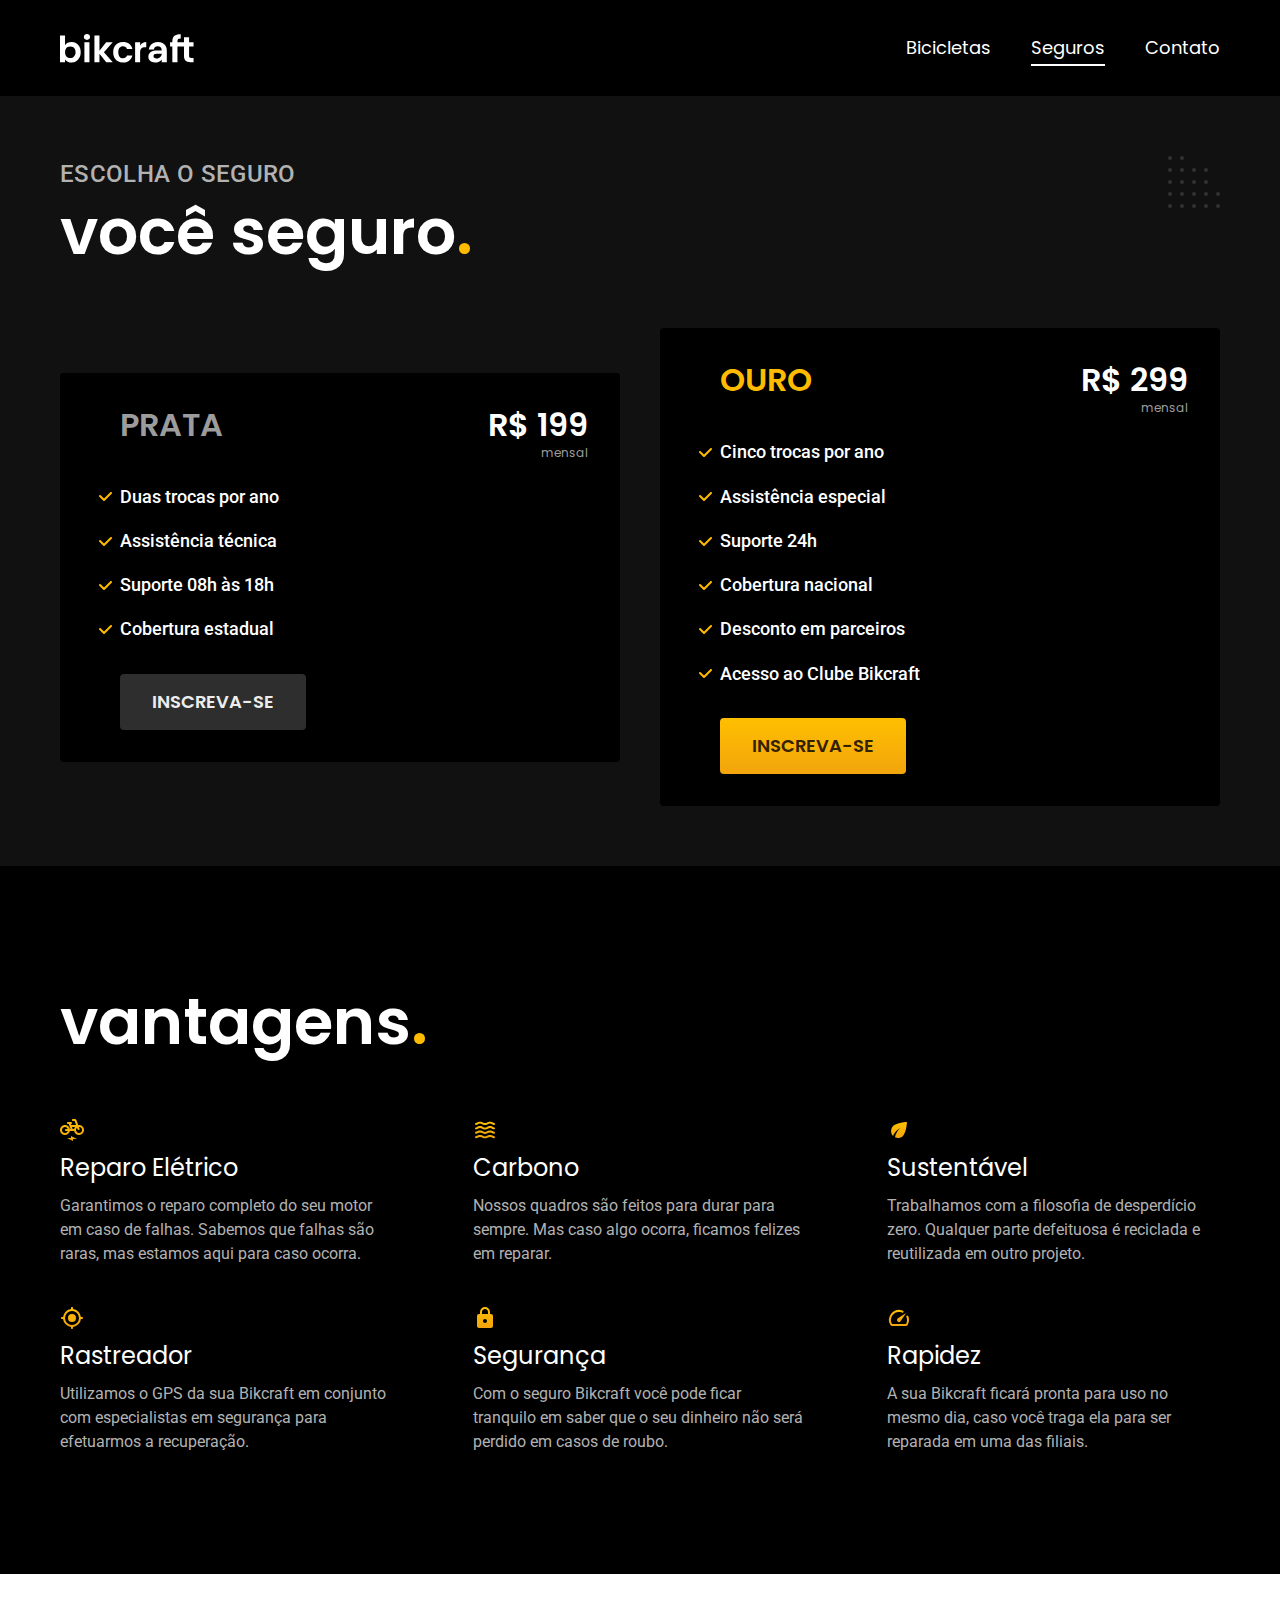
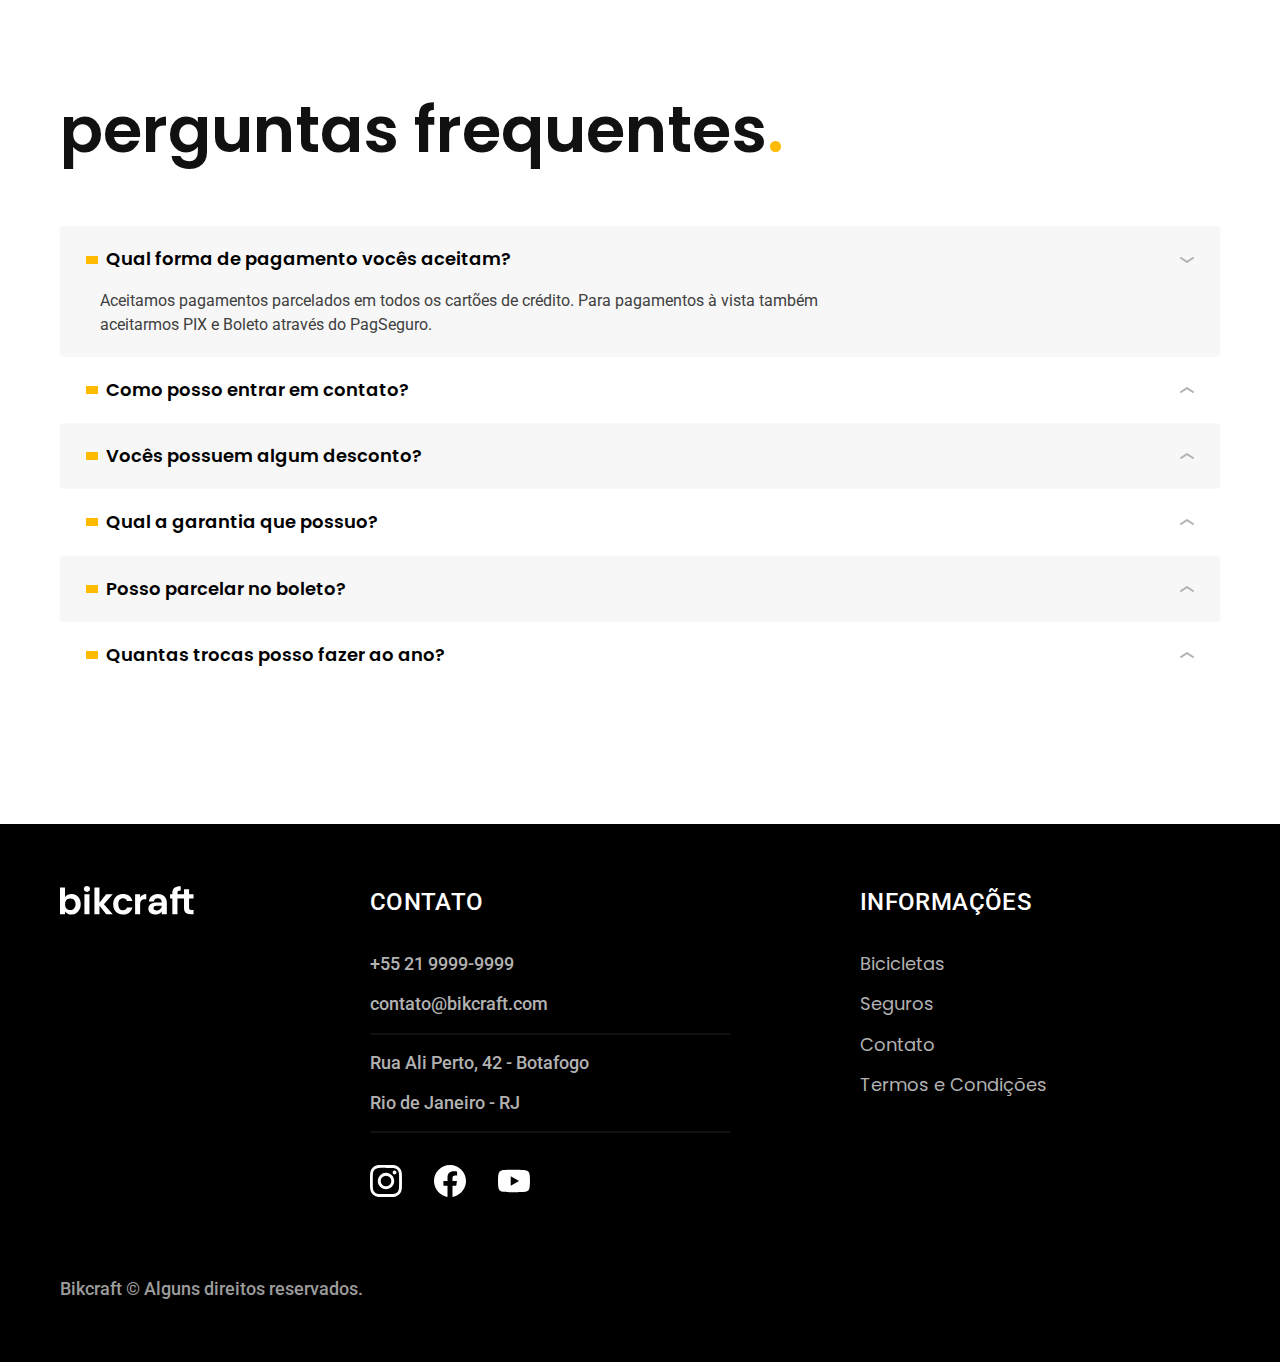
<file: seguros.html>
<!DOCTYPE html>
<html lang="pt-br">

<head>
  <meta charset="UTF-8">
  <meta name="viewport" content="width=device-width, initial-scale=1.0">

  <title>Seguros | Bikcraft</title>
  <meta name="description" content="Bicicletas">

  <link rel="icon" href="./favicon.svg" type="image/svg+xml">
  <link rel="preload" href="./css/style.min.css" as="style">
  <link rel="stylesheet" href="./css/style.min.css">

  <script>document.documentElement.classList.add('js');</script>
  <link rel="preconnect" href="https://fonts.googleapis.com">
  <link rel="preconnect" href="https://fonts.gstatic.com" crossorigin>
  <link href="https://fonts.googleapis.com/css2?family=Merriweather:ital,wght@1,900&family=Poppins:wght@400;600&family=Roboto:wght@500&display=swap" rel="stylesheet">
</head>

<body id="seguros">
  <header class="header-bg">
    <div class="header container">
      <a href="./">
        <img src="./img/bikcraft.svg" width="136" height="32" alt="Bikcraft">
      </a>

      <nav aria-label="primaria">
        <ul class="header-menu font-1-m cor-0">
          <li><a href="./bicicletas.html">Bicicletas</a></li>
          <li><a href="./seguros.html">Seguros</a></li>
          <li><a href="./contato.html">Contato</a></li>
        </ul>
      </nav>
    </div>
  </header>

  <main class="seguros-bg">
    <div class="titulo-bg">
      <div class="titulo container">
        <p class="font-2-l-b cor-5">Escolha o seguro</p>
        <h1 class="font-1-xxl cor-0">você seguro<span class="cor-p1">.</span></h1>
      </div>
    </div>

    <div class="seguros container">

      <div class="seguros-item fadeInLeft" data-anime="200">
        <h3 class="font-1-xl cor-6">PRATA</h3>
        <span class="font-1-xl cor-0">R$ 199 <span class="font-1-xs cor-6">mensal</span></span>
        <ul class="font-2-m cor-0">
          <li>Duas trocas por ano</li>
          <li>Assistência técnica</li>
          <li>Suporte 08h às 18h</li>
          <li>Cobertura estadual</li>
        </ul>
        <a class="botao secundario" href="./orcamento.html?tipo=seguro&produto=prata">Inscreva-se</a>
      </div>

      <div class="seguros-item fadeInRight" data-anime="200">
        <h3 class="font-1-xl cor-p1">OURO</h3>
        <span class="font-1-xl cor-0">R$ 299 <span class="font-1-xs cor-6">mensal</span></span>
        <ul class="font-2-m cor-0">
          <li>Cinco trocas por ano</li>
          <li>Assistência especial</li>
          <li>Suporte 24h</li>
          <li>Cobertura nacional</li>
          <li>Desconto em parceiros</li>
          <li>Acesso ao Clube Bikcraft</li>
        </ul>
        <a class="botao" href="./orcamento.html?tipo=seguro&produto=ouro">Inscreva-se</a>
      </div>
    </div>
  </main>

  <article class="vantagens-bg">
    <div class="vantagens container">
      <h2 class="font-1-xxl cor-0">vantagens<span class="cor-p1">.</span></h2>
      <ul>
        <li>
          <img src="./img/icones/eletrica.svg" width="24" height="24" alt="">
          <h3 class="font-1-l cor-0">Reparo Elétrico</h3>
          <p class="font-2-s cor-5">Garantimos o reparo completo do seu motor em caso de falhas. Sabemos que falhas são raras, mas estamos aqui para caso ocorra.</p>
        </li>
        <li>
          <img src="./img/icones/carbono.svg" width="24" height="24" alt="">
          <h3 class="font-1-l cor-0">Carbono</h3>
          <p class="font-2-s cor-5">Nossos quadros são feitos para durar para sempre. Mas caso algo ocorra, ficamos felizes em reparar.</p>
        </li>
        <li>
          <img src="./img/icones/sustentavel.svg" width="24" height="24" alt="">
          <h3 class="font-1-l cor-0">Sustentável</h3>
          <p class="font-2-s cor-5">Trabalhamos com a filosofia de desperdício zero. Qualquer parte defeituosa é reciclada e reutilizada em outro projeto.</p>
        </li>
        <li>
          <img src="./img/icones/rastreador.svg" width="24" height="24" alt="">
          <h3 class="font-1-l cor-0">Rastreador</h3>
          <p class="font-2-s cor-5">Utilizamos o GPS da sua Bikcraft em conjunto com especialistas em segurança para efetuarmos a recuperação.</p>
        </li>
        <li>
          <img src="./img/icones/seguro.svg" width="24" height="24" alt="">
          <h3 class="font-1-l cor-0">Segurança</h3>
          <p class="font-2-s cor-5">Com o seguro Bikcraft você pode ficar tranquilo em saber que o seu dinheiro não será perdido em casos de roubo.</p>
        </li>
        <li>
          <img src="./img/icones/velocidade.svg" width="24" height="24" alt="">
          <h3 class="font-1-l cor-0">Rapidez</h3>
          <p class="font-2-s cor-5">A sua Bikcraft ficará pronta para uso no mesmo dia, caso você traga ela para ser reparada em uma das filiais.</p>
        </li>
      </ul>
    </div>
  </article>

  <article class="perguntas container">
    <h2 class="font-1-xxl">perguntas frequentes<span class="cor-p1">.</span></h2>

    <dl>
      <div>
        <dt><button class="font-1-m-b" aria-controls="pergunta1" aria-expanded="true">Qual forma de pagamento vocês aceitam?</button></dt>
        <dd id="pergunta1" class="font-2-s cor-9 ativa">Aceitamos pagamentos parcelados em todos os cartões de crédito. Para pagamentos à vista também aceitarmos PIX e Boleto através do PagSeguro.</dd>
      </div>
      <div>
        <dt><button class="font-1-m-b" aria-controls="pergunta2" aria-expanded="false">Como posso entrar em contato?</button></dt>
        <dd id="pergunta2" class="font-2-s cor-9">Aceitamos pagamentos parcelados em todos os cartões de crédito. Para pagamentos à vista também aceitarmos PIX e Boleto através do PagSeguro.</dd>
      </div>
      <div>
        <dt><button class="font-1-m-b" aria-controls="pergunta3" aria-expanded="false">Vocês possuem algum desconto?</button></dt>
        <dd id="pergunta3" class="font-2-s cor-9">Aceitamos pagamentos parcelados em todos os cartões de crédito. Para pagamentos à vista também aceitarmos PIX e Boleto através do PagSeguro.</dd>
      </div>
      <div>
        <dt><button class="font-1-m-b" aria-controls="pergunta4" aria-expanded="false">Qual a garantia que possuo?</button></dt>
        <dd id="pergunta4" class="font-2-s cor-9">Aceitamos pagamentos parcelados em todos os cartões de crédito. Para pagamentos à vista também aceitarmos PIX e Boleto através do PagSeguro.</dd>
      </div>
      <div>
        <dt><button class="font-1-m-b" aria-controls="pergunta5" aria-expanded="false">Posso parcelar no boleto?</button></dt>
        <dd id="pergunta5" class="font-2-s cor-9">Aceitamos pagamentos parcelados em todos os cartões de crédito. Para pagamentos à vista também aceitarmos PIX e Boleto através do PagSeguro.</dd>
      </div>
      <div>
        <dt><button class="font-1-m-b" aria-controls="pergunta6" aria-expanded="false">Quantas trocas posso fazer ao ano?</button></dt>
        <dd id="pergunta6" class="font-2-s cor-9">Aceitamos pagamentos parcelados em todos os cartões de crédito. Para pagamentos à vista também aceitarmos PIX e Boleto através do PagSeguro.</dd>
      </div>
    </dl>
  </article>

  <footer class="footer-bg">
    <div class="footer container">
      <img src="./img/bikcraft.svg" width="136" height="32" alt="Bikcraft">
      <div class="footer-contato">
        <h3 class="font-2-l-b cor-0">Contato</h3>
        <ul class="font-2-m cor-5">
          <li><a href="tel:+552199999999">+55 21 9999-9999</a></li>
          <li><a href="mailto:contato@bikcraft.com">contato@bikcraft.com</a></li>
          <li>Rua Ali Perto, 42 - Botafogo</li>
          <li>Rio de Janeiro - RJ</li>
        </ul>
        <div class="footer-redes">
          <a href="./">
            <img src="./img/redes/instagram.svg" width="32" height="32" alt="Instagram">
          </a>
          <a href="./">
            <img src="./img/redes/facebook.svg" width="32" height="32" alt="Facebook">
          </a>
          <a href="./">
            <img src="./img/redes/youtube.svg" width="32" height="32" alt="Youtube">
          </a>
        </div>
      </div>
      <div class="footer-informacoes">
        <h3 class="font-2-l-b cor-0">Informações</h3>
        <nav>
          <ul class="font-1-m cor-5">
            <li><a href="./bicicletas.html">Bicicletas</a></li>
            <li><a href="./seguros.html">Seguros</a></li>
            <li><a href="./contato.html">Contato</a></li>
            <li><a href="./termos.html">Termos e Condições</a></li>
          </ul>
        </nav>
      </div>
      <p class="footer-copy font-2-m cor-6">Bikcraft © Alguns direitos reservados.</p>
    </div>
  </footer>

  <script src="./js/plugins/simple-anime.js"></script>
  <script src="./js/script.js"></script>
</body>

</html>
</file>
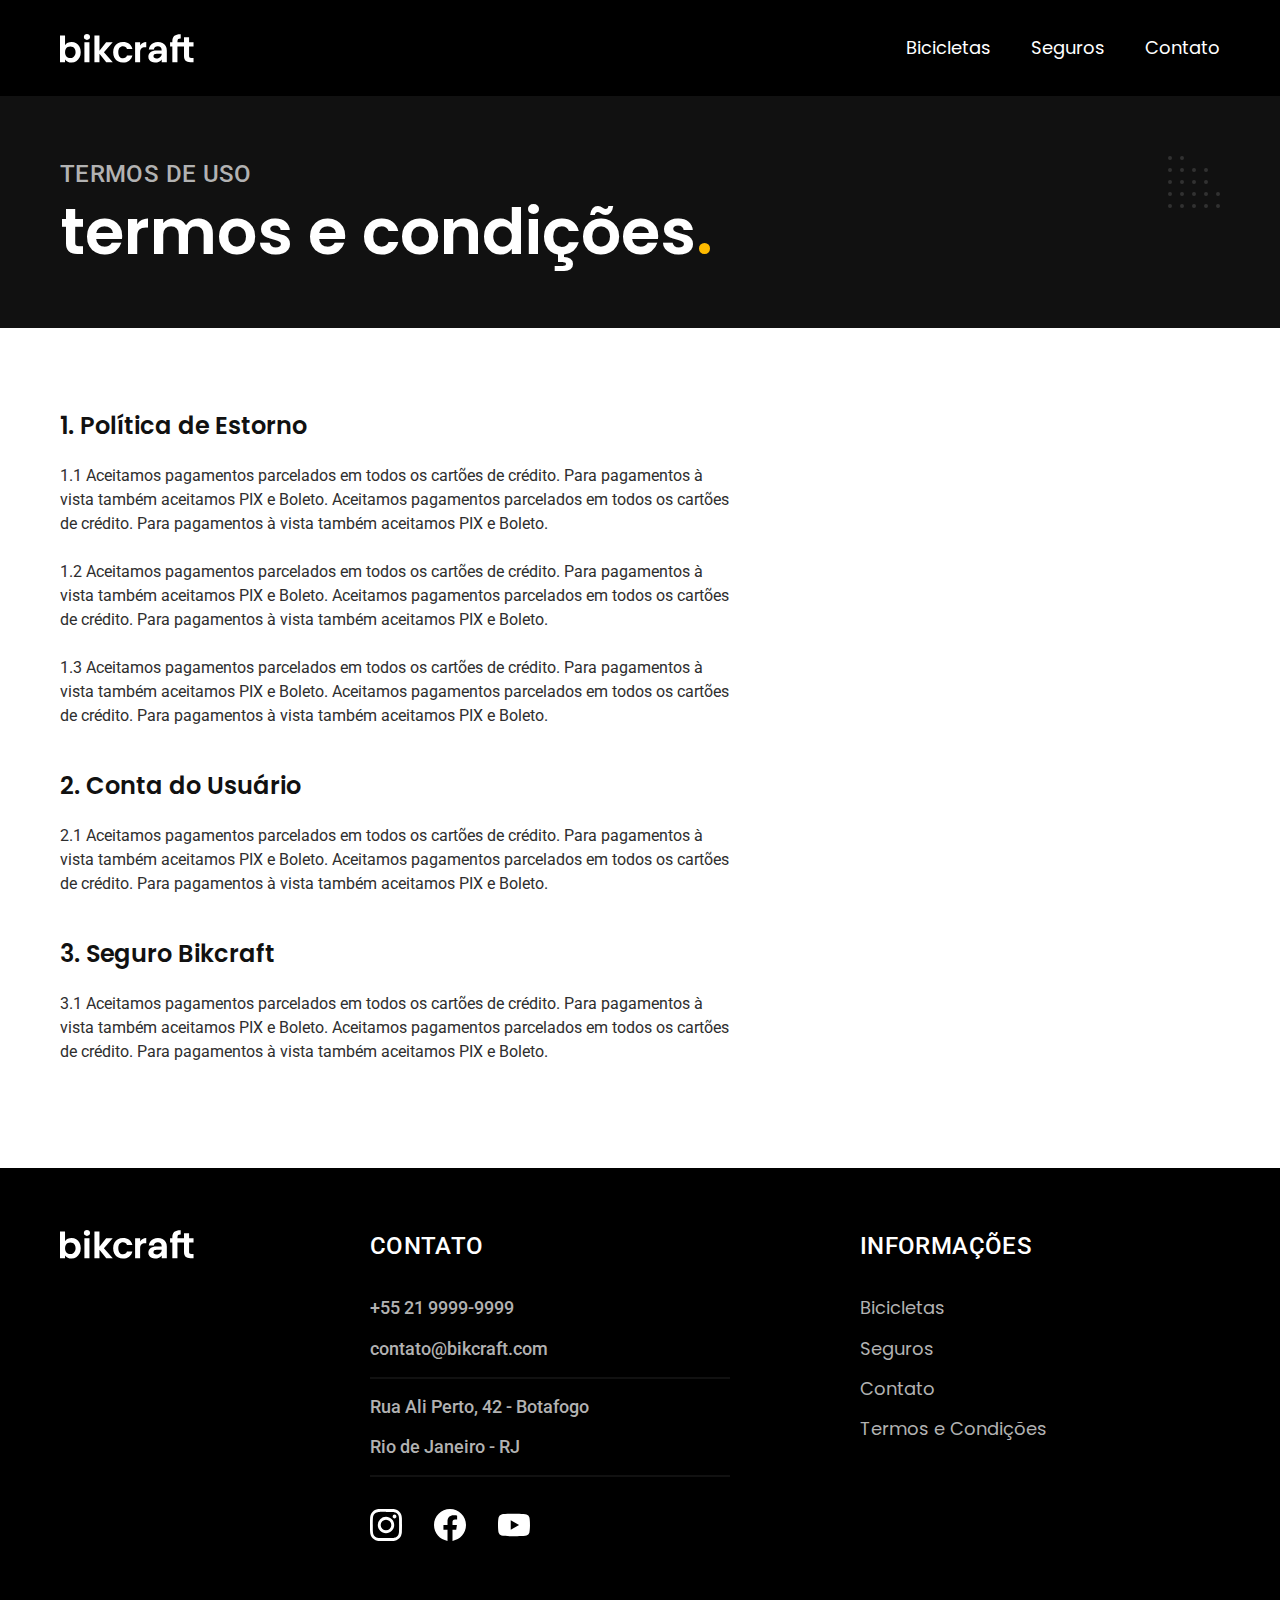
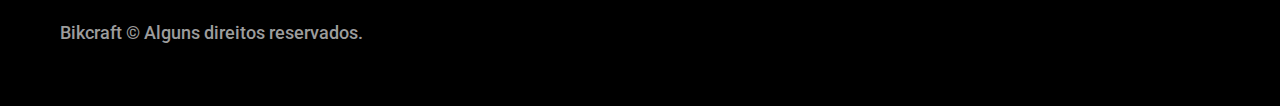
<file: termos.html>
<!DOCTYPE html>
<html lang="pt-br">

<head>
  <meta charset="UTF-8">
  <meta name="viewport" content="width=device-width, initial-scale=1.0">

  <title>Termos e Condições | Bikcraft</title>
  <meta name="description" content="Bicicletas">

  <link rel="icon" href="./favicon.svg" type="image/svg+xml">
  <link rel="preload" href="./css/style.min.css" as="style">
  <link rel="stylesheet" href="./css/style.min.css">

  <script>document.documentElement.classList.add('js');</script>
  <link rel="preconnect" href="https://fonts.googleapis.com">
  <link rel="preconnect" href="https://fonts.gstatic.com" crossorigin>
  <link href="https://fonts.googleapis.com/css2?family=Merriweather:ital,wght@1,900&family=Poppins:wght@400;600&family=Roboto:wght@500&display=swap" rel="stylesheet">
</head>

<body id="termos">
  <header class="header-bg">
    <div class="header container">
      <a href="./">
        <img src="./img/bikcraft.svg" width="136" height="32" alt="Bikcraft">
      </a>

      <nav aria-label="primaria">
        <ul class="header-menu font-1-m cor-0">
          <li><a href="./bicicletas.html">Bicicletas</a></li>
          <li><a href="./seguros.html">Seguros</a></li>
          <li><a href="./contato.html">Contato</a></li>
        </ul>
      </nav>
    </div>
  </header>

  <main>
    <div class="titulo-bg">
      <div class="titulo container">
        <p class="font-2-l-b cor-5">Termos de uso</p>
        <h1 class="font-1-xxl cor-0">termos e condições<span class="cor-p1">.</span></h1>
      </div>
    </div>

    <div class="termos font-2-s cor-10 container">
      <h2 class="font-1-l cor-11">1. Política de Estorno</h2>
      <p>1.1 Aceitamos pagamentos parcelados em todos os cartões de crédito. Para pagamentos à vista também aceitamos PIX e Boleto. Aceitamos pagamentos parcelados em todos os cartões de crédito. Para pagamentos à vista também aceitamos PIX e Boleto.</p>
      <p>1.2 Aceitamos pagamentos parcelados em todos os cartões de crédito. Para pagamentos à vista também aceitamos PIX e Boleto. Aceitamos pagamentos parcelados em todos os cartões de crédito. Para pagamentos à vista também aceitamos PIX e Boleto.</p>
      <p>1.3 Aceitamos pagamentos parcelados em todos os cartões de crédito. Para pagamentos à vista também aceitamos PIX e Boleto. Aceitamos pagamentos parcelados em todos os cartões de crédito. Para pagamentos à vista também aceitamos PIX e Boleto.</p>
      <h2 class="font-1-l cor-11">2. Conta do Usuário</h2>
      <p>2.1 Aceitamos pagamentos parcelados em todos os cartões de crédito. Para pagamentos à vista também aceitamos PIX e Boleto. Aceitamos pagamentos parcelados em todos os cartões de crédito. Para pagamentos à vista também aceitamos PIX e Boleto.</p>
      <h2 class="font-1-l cor-11">3. Seguro Bikcraft</h2>
      <p>3.1 Aceitamos pagamentos parcelados em todos os cartões de crédito. Para pagamentos à vista também aceitamos PIX e Boleto. Aceitamos pagamentos parcelados em todos os cartões de crédito. Para pagamentos à vista também aceitamos PIX e Boleto.</p>
    </div>
  </main>

  <footer class="footer-bg">
    <div class="footer container">
      <img src="./img/bikcraft.svg" width="136" height="32" alt="Bikcraft">
      <div class="footer-contato">
        <h3 class="font-2-l-b cor-0">Contato</h3>
        <ul class="font-2-m cor-5">
          <li><a href="tel:+552199999999">+55 21 9999-9999</a></li>
          <li><a href="mailto:contato@bikcraft.com">contato@bikcraft.com</a></li>
          <li>Rua Ali Perto, 42 - Botafogo</li>
          <li>Rio de Janeiro - RJ</li>
        </ul>
        <div class="footer-redes">
          <a href="./">
            <img src="./img/redes/instagram.svg" width="32" height="32" alt="Instagram">
          </a>
          <a href="./">
            <img src="./img/redes/facebook.svg" width="32" height="32" alt="Facebook">
          </a>
          <a href="./">
            <img src="./img/redes/youtube.svg" width="32" height="32" alt="Youtube">
          </a>
        </div>
      </div>
      <div class="footer-informacoes">
        <h3 class="font-2-l-b cor-0">Informações</h3>
        <nav>
          <ul class="font-1-m cor-5">
            <li><a href="./bicicletas.html">Bicicletas</a></li>
            <li><a href="./seguros.html">Seguros</a></li>
            <li><a href="./contato.html">Contato</a></li>
            <li><a href="./termos.html">Termos e Condições</a></li>
          </ul>
        </nav>
      </div>
      <p class="footer-copy font-2-m cor-6">Bikcraft © Alguns direitos reservados.</p>
    </div>
  </footer>
  <script src="./js/script.js"></script>
</body>

</html>
</file>
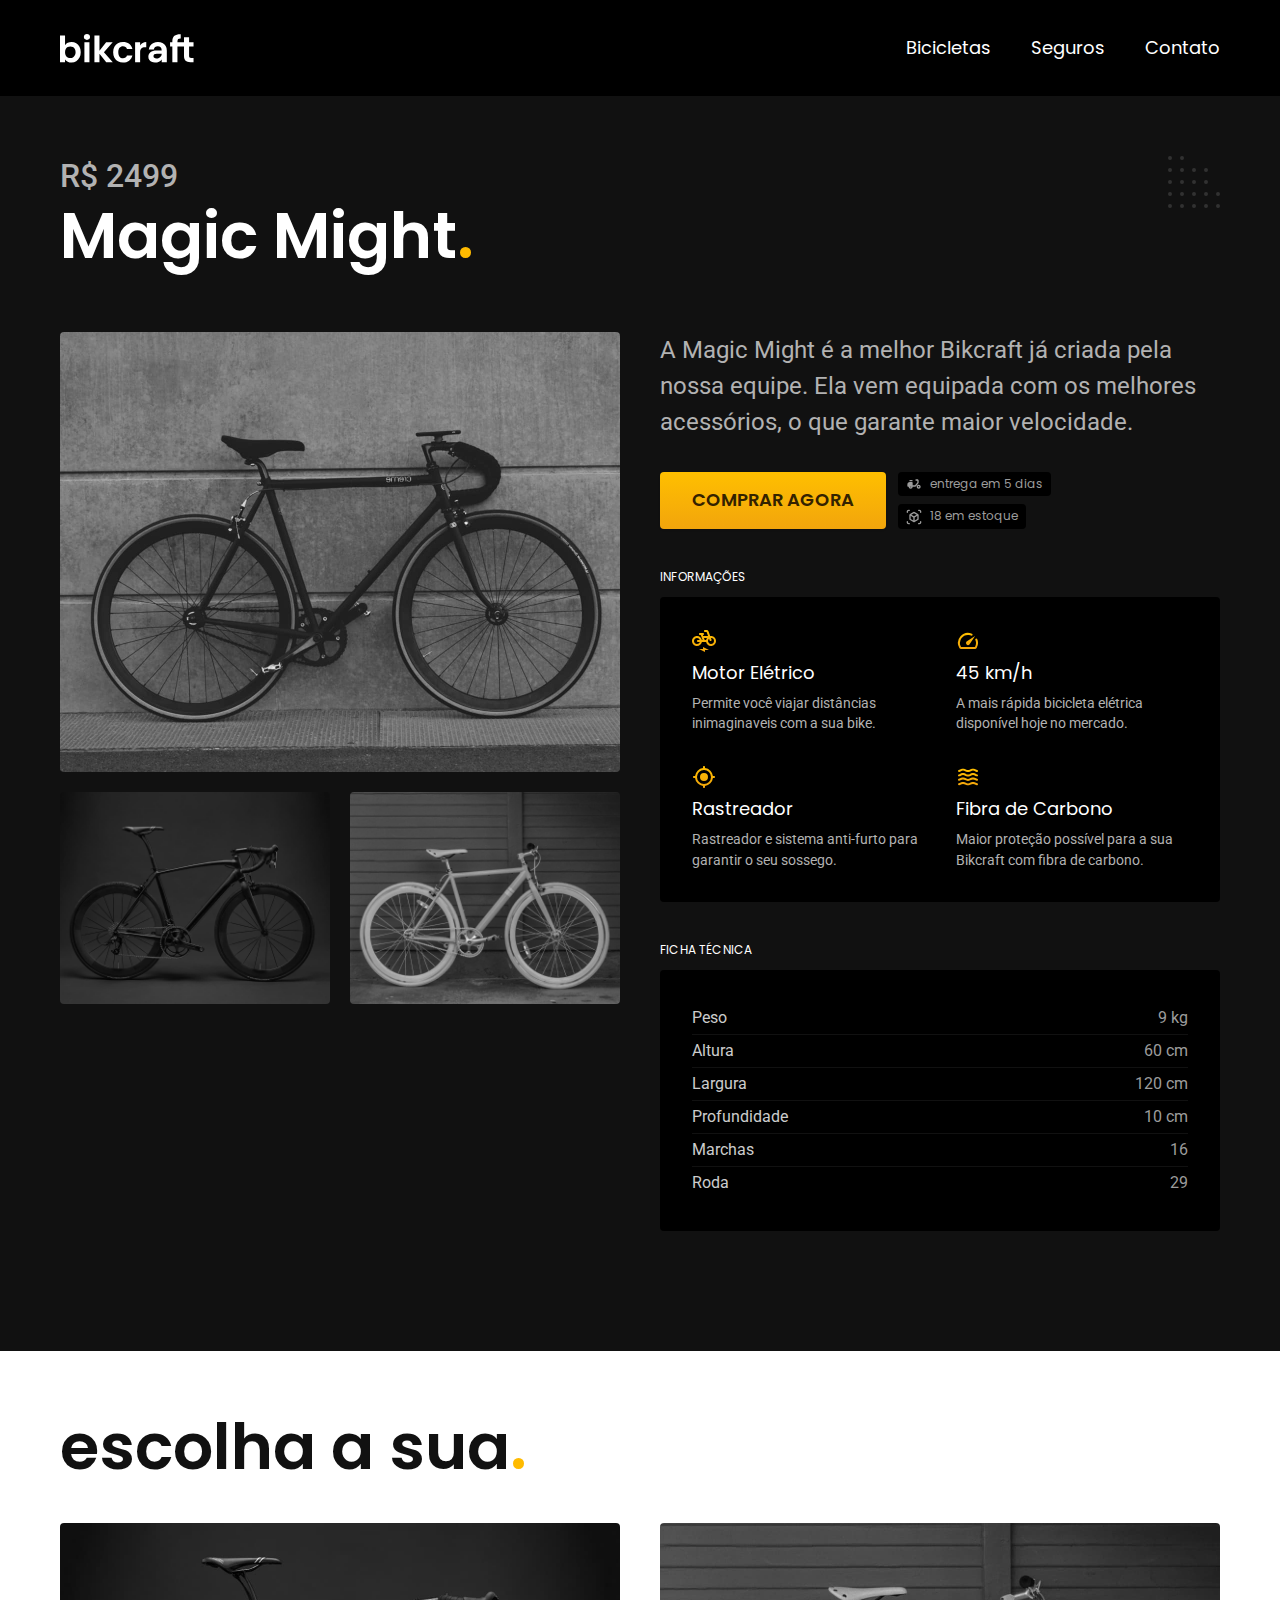
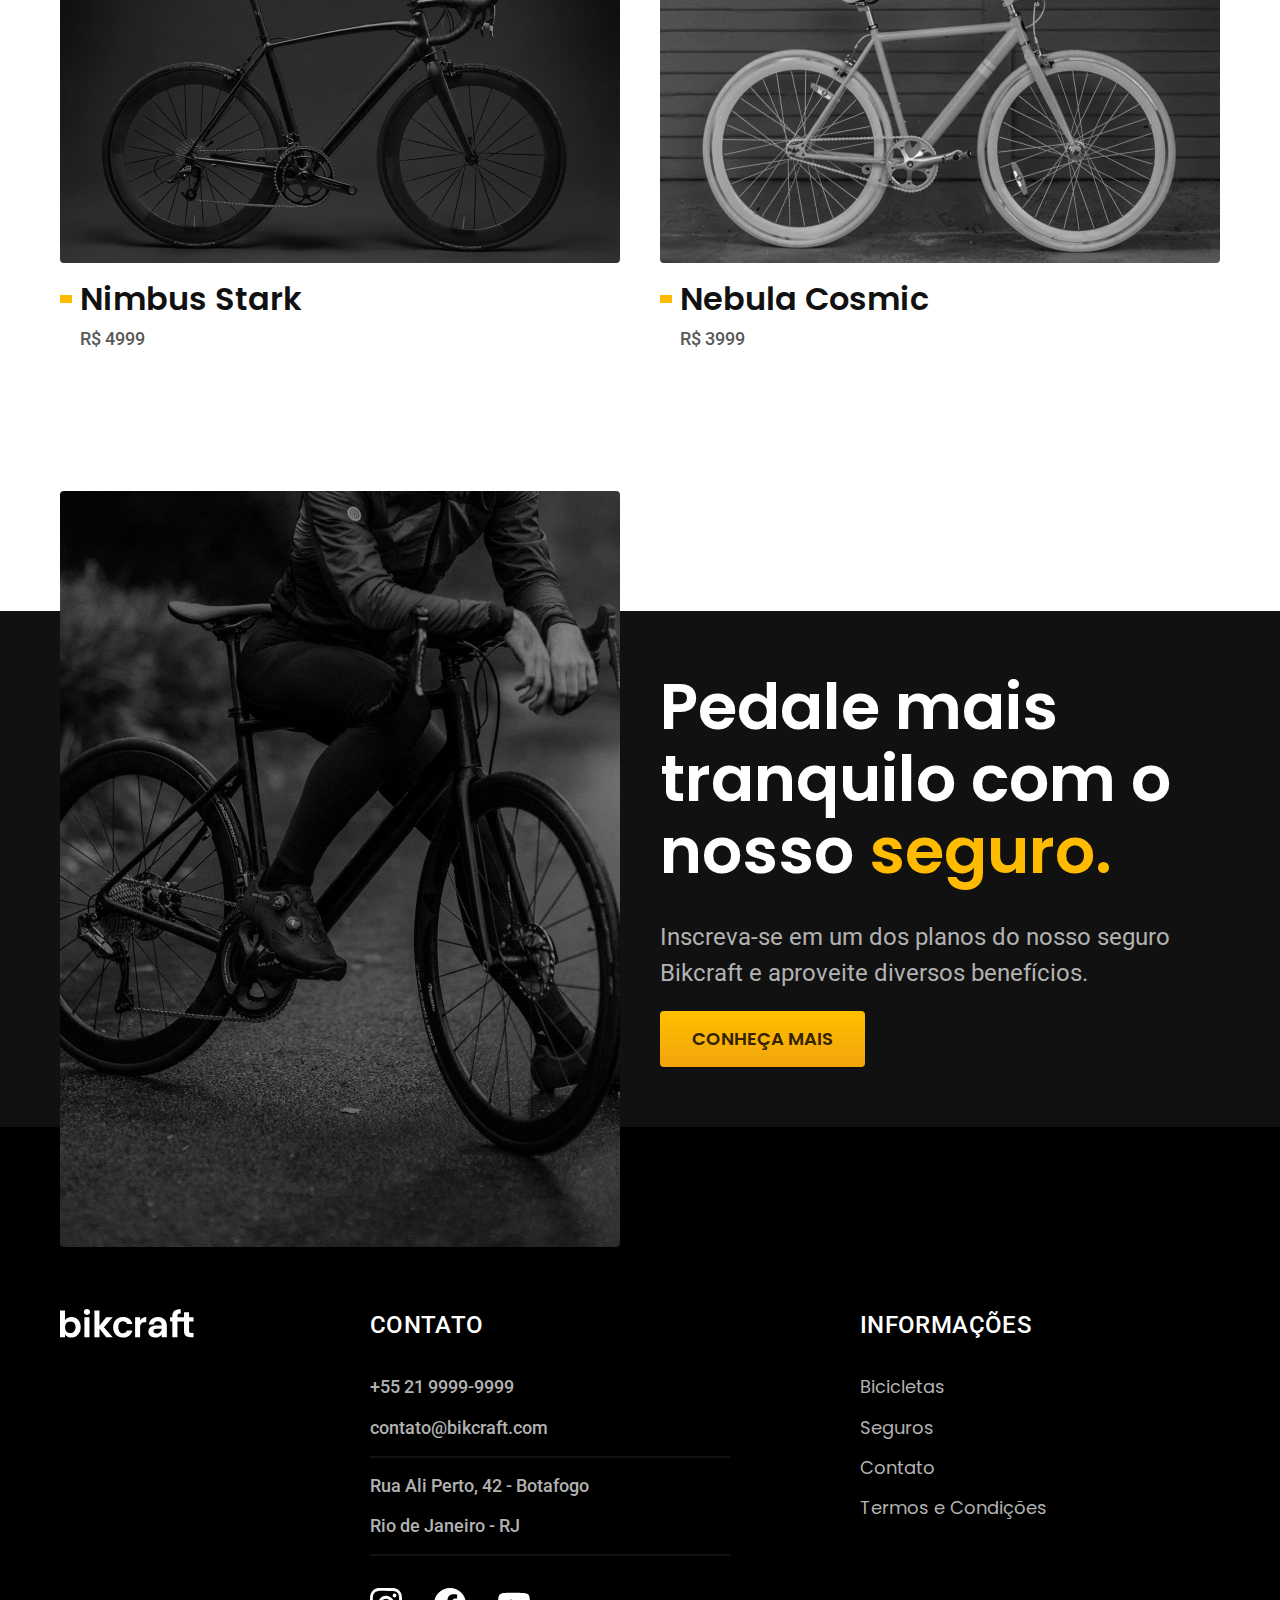
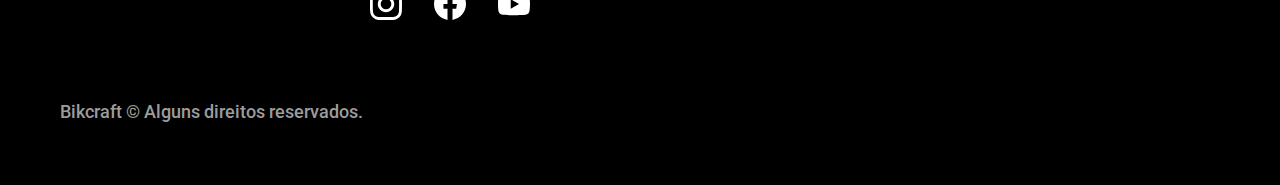
<file: bicicletas/magic.html>
<!DOCTYPE html>
<html lang="pt-br">

<head>
  <meta charset="UTF-8">
  <meta name="viewport" content="width=device-width, initial-scale=1.0">

  <title>Magic | Bikcraft</title>
  <meta name="description" content="Magic.">

  <link rel="icon" href="../favicon.svg" type="image/svg+xml">
  <link rel="preload" href="../css/style.min.css" as="style">
  <link rel="stylesheet" href="../css/style.min.css">
  <script>document.documentElement.classList.add('js');</script>
  
  <link rel="preconnect" href="https://fonts.googleapis.com">
  <link rel="preconnect" href="https://fonts.gstatic.com" crossorigin>
  <link href="https://fonts.googleapis.com/css2?family=Merriweather:ital,wght@1,900&family=Poppins:wght@400;600&family=Roboto:wght@500&display=swap" rel="stylesheet">
</head>

<body id="bicicleta">
  <header class="header-bg">
    <div class="header container">
      <a href="../">
        <img src="../img/bikcraft.svg" alt="Bikcraft">
      </a>

      <nav aria-label="primaria">
        <ul class="header-menu font-1-m cor-0">
          <li><a href="../bicicletas.html">Bicicletas</a></li>
          <li><a href="../seguros.html">Seguros</a></li>
          <li><a href="../contato.html">Contato</a></li>
        </ul>
      </nav>
    </div>
  </header>

  <main class="titulo-bg">
    <div>
      <div class="titulo container">
        <p class="font-2-xl cor-5">R$ 2499</p>
        <h1 class="font-1-xxl cor-0">Magic Might<span class="cor-p1">.</span></h1>
      </div>
    </div>
    <div class="bicicleta container">
      <div class="bicicleta-imagens">
        <img src="../img/bicicleta/nimbus2.jpg" width="1120" height="880" alt="Bicicleta 2">
        <img src="../img/bicicleta/nimbus1.jpg" width="1120" height="880" alt="Bicicleta 1">
        <img src="../img/bicicleta/nimbus3.jpg" width="1120" height="880" alt="Bicicleta 3">
      </div>
      <div class="bicicleta-conteudo">
        <p class="font-2-l cor-5">A Magic Might é a melhor Bikcraft já criada pela nossa equipe. Ela vem equipada com os melhores acessórios, o que garante maior velocidade.</p>
        <div class="bicicleta-comprar">
          <a class="botao" href="../orcamento.html?tipo=bikcraft&produto=magic">Comprar Agora</a>
          <span class="font-1-xs cor-6"><img src="../img/icones/entrega.svg" width="16" height="16" alt=""> entrega em 5 dias</span>
          <span class="font-1-xs cor-6"><img src="../img/icones/estoque.svg" width="16" height="16" alt=""> 18 em estoque</span>
        </div>

        <h2 class="font-1-xs cor-0">Informações</h2>
        <ul class="bicicleta-informacoes">
          <li>
            <img src="../img/icones/eletrica.svg" width="24" height="24" alt="">
            <h3 class="font-1-m cor-0">Motor Elétrico</h3>
            <p class="font-2-xs cor-5">Permite você viajar distâncias inimaginaveis com a sua bike.</p>
          </li>
          <li>
            <img src="../img/icones/velocidade.svg" width="24" height="24" alt="">
            <h3 class="font-1-m cor-0">45 km/h</h3>
            <p class="font-2-xs cor-5">A mais rápida bicicleta elétrica disponível hoje no mercado.</p>
          </li>
          <li>
            <img src="../img/icones/rastreador.svg" width="24" height="24" alt="">
            <h3 class="font-1-m cor-0">Rastreador</h3>
            <p class="font-2-xs cor-5">Rastreador e sistema anti-furto para garantir o seu sossego.</p>
          </li>
          <li>
            <img src="../img/icones/carbono.svg" width="24" height="24" alt="">
            <h3 class="font-1-m cor-0">Fibra de Carbono</h3>
            <p class="font-2-xs cor-5">Maior proteção possível para a sua Bikcraft com fibra de carbono.</p>
          </li>
        </ul>
        <h2 class="font-1-xs cor-0">Ficha Técnica</h2>
        <ul class="bicicleta-ficha font-2-s cor-4">
          <li>Peso <span>9 kg</span></li>
          <li>Altura <span>60 cm</span></li>
          <li>Largura <span>120 cm</span></li>
          <li>Profundidade <span>10 cm</span></li>
          <li>Marchas <span>16</span></li>
          <li>Roda <span>29</span></li>
        </ul>
      </div>
    </div>
  </main>

  <article class="bicicletas-lista container">
    <h2 class="font-1-xxl">escolha a sua<span class="cor-p1">.</span></h2>

    <ul>
      <li>
        <a href="./nimbus.html">
          <img src="../img/bicicletas/nimbus.jpg" width="1120" height="680" alt="Bicicleta preta">
          <h3 class="font-1-xl">Nimbus Stark</h3>
          <span class="font-2-m cor-8">R$ 4999</span>
        </a>
      </li>
      <li>
        <a href="./nebula.html">
          <img src="../img/bicicletas/nebula.jpg" width="1120" height="680" alt="Bicicleta preta">
          <h3 class="font-1-xl">Nebula Cosmic</h3>
          <span class="font-2-m cor-8">R$ 3999</span>
        </a>
      </li>
    </ul>
  </article>

  <article class="seguro-bg">
    <div class="seguro container">
      <div class="seguro-imagem">
        <img src="../img/fotos/seguros.jpg" width="1360" height="1512" alt="Pessoa parada em cima de uma bicicleta.">
      </div>
      <div class="seguro-conteudo">
        <h2 class="font-1-xxl cor-0">Pedale mais tranquilo com o nosso <span class="cor-p1">seguro.</span></h2>
        <p class="font-2-l cor-5">Inscreva-se em um dos planos do nosso seguro Bikcraft e aproveite diversos benefícios.</p>
        <a class="botao" href="../seguros.html">Conheça Mais</a>
      </div>
    </div>
  </article>

  <footer class="footer-bg">
    <div class="footer container">
      <img src="../img/bikcraft.svg" width="136" height="32" alt="Bikcraft">
      <div class="footer-contato">
        <h3 class="font-2-l-b cor-0">Contato</h3>
        <ul class="font-2-m cor-5">
          <li><a href="tel:+552199999999">+55 21 9999-9999</a></li>
          <li><a href="mailto:contato@bikcraft.com">contato@bikcraft.com</a></li>
          <li>Rua Ali Perto, 42 - Botafogo</li>
          <li>Rio de Janeiro - RJ</li>
        </ul>
        <div class="footer-redes">
          <a href="../">
            <img src="../img/redes/instagram.svg" width="32" height="32" alt="Instagram">
          </a>
          <a href="../">
            <img src="../img/redes/facebook.svg" width="32" height="32" alt="Facebook">
          </a>
          <a href="../">
            <img src="../img/redes/youtube.svg" width="32" height="32" alt="Youtube">
          </a>
        </div>
      </div>
      <div class="footer-informacoes">
        <h3 class="font-2-l-b cor-0">Informações</h3>
        <nav>
          <ul class="font-1-m cor-5">
            <li><a href="../bicicletas.html">Bicicletas</a></li>
            <li><a href="../seguros.html">Seguros</a></li>
            <li><a href="../contato.html">Contato</a></li>
            <li><a href="../termos.html">Termos e Condições</a></li>
          </ul>
        </nav>
      </div>
      <p class="footer-copy font-2-m cor-6">Bikcraft © Alguns direitos reservados.</p>
    </div>
  </footer>
  <script src="../js/script.js"></script>
</body>

</html>
</file>
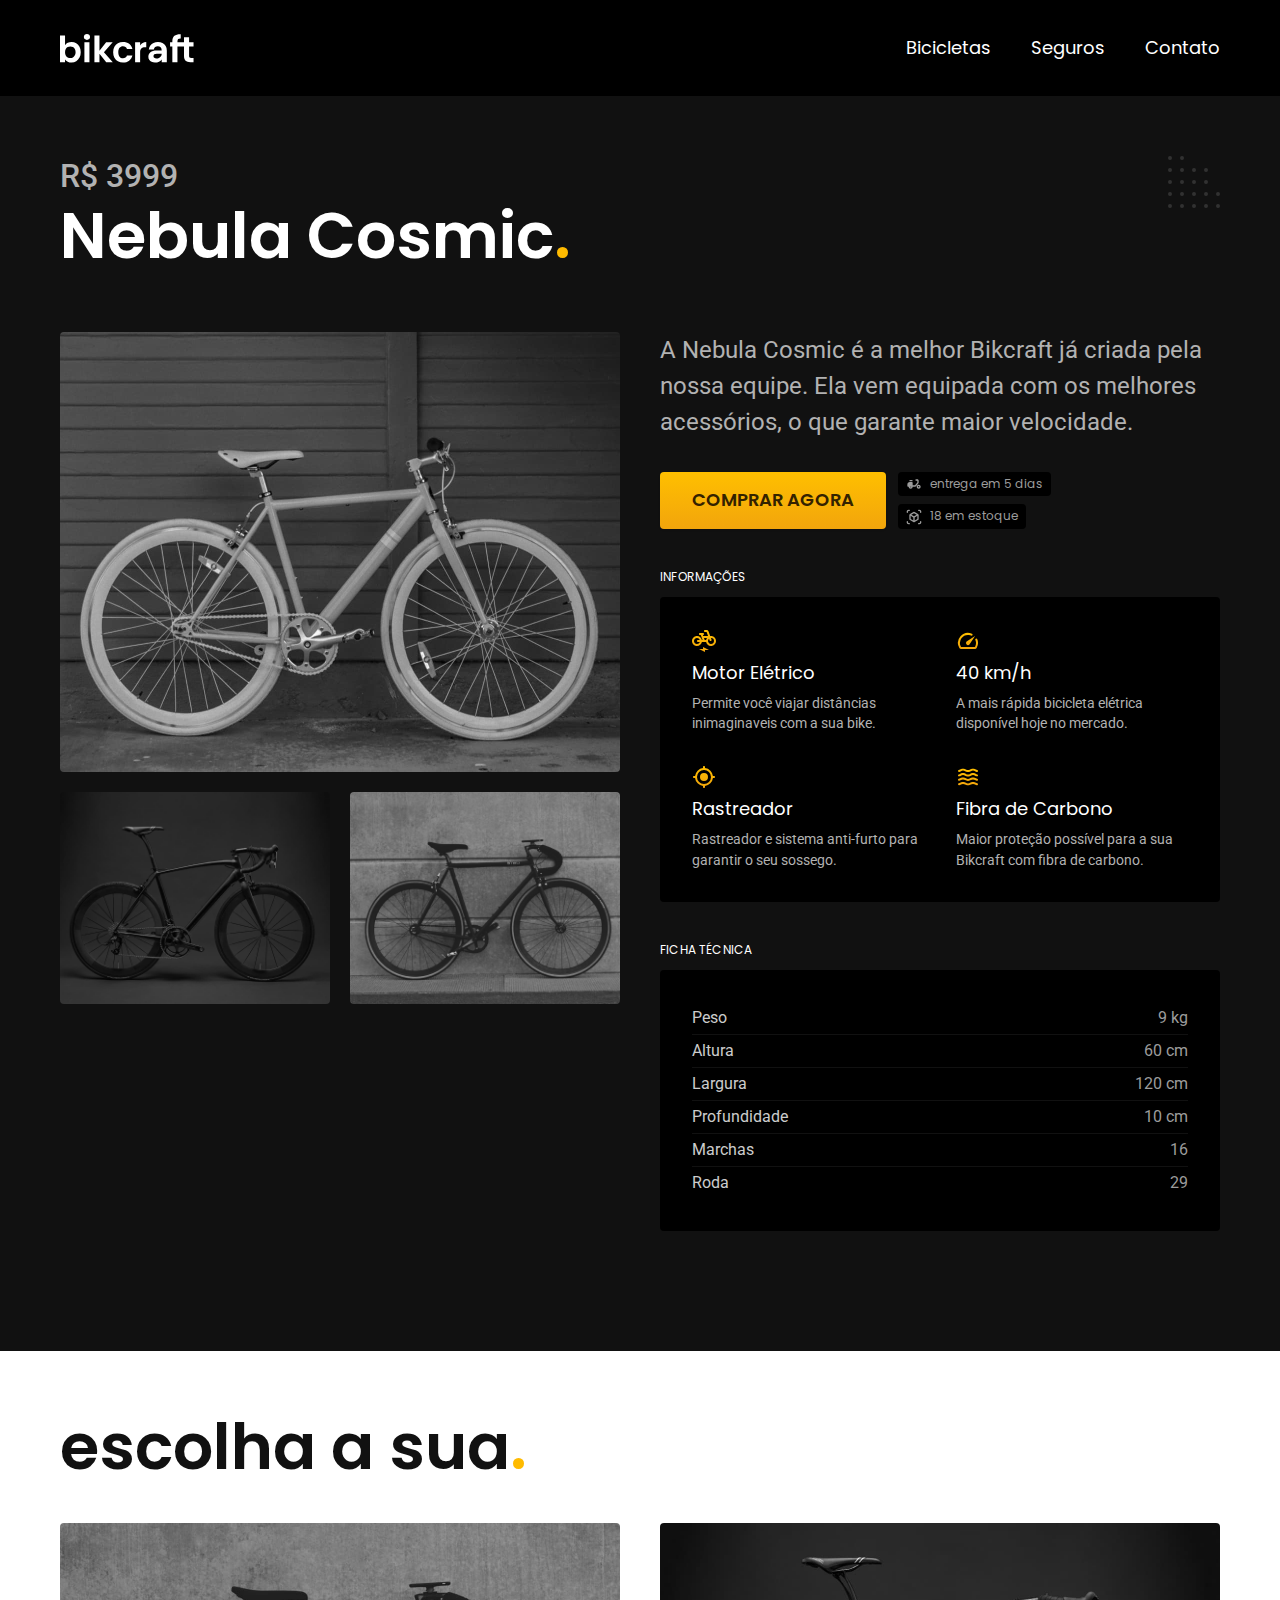
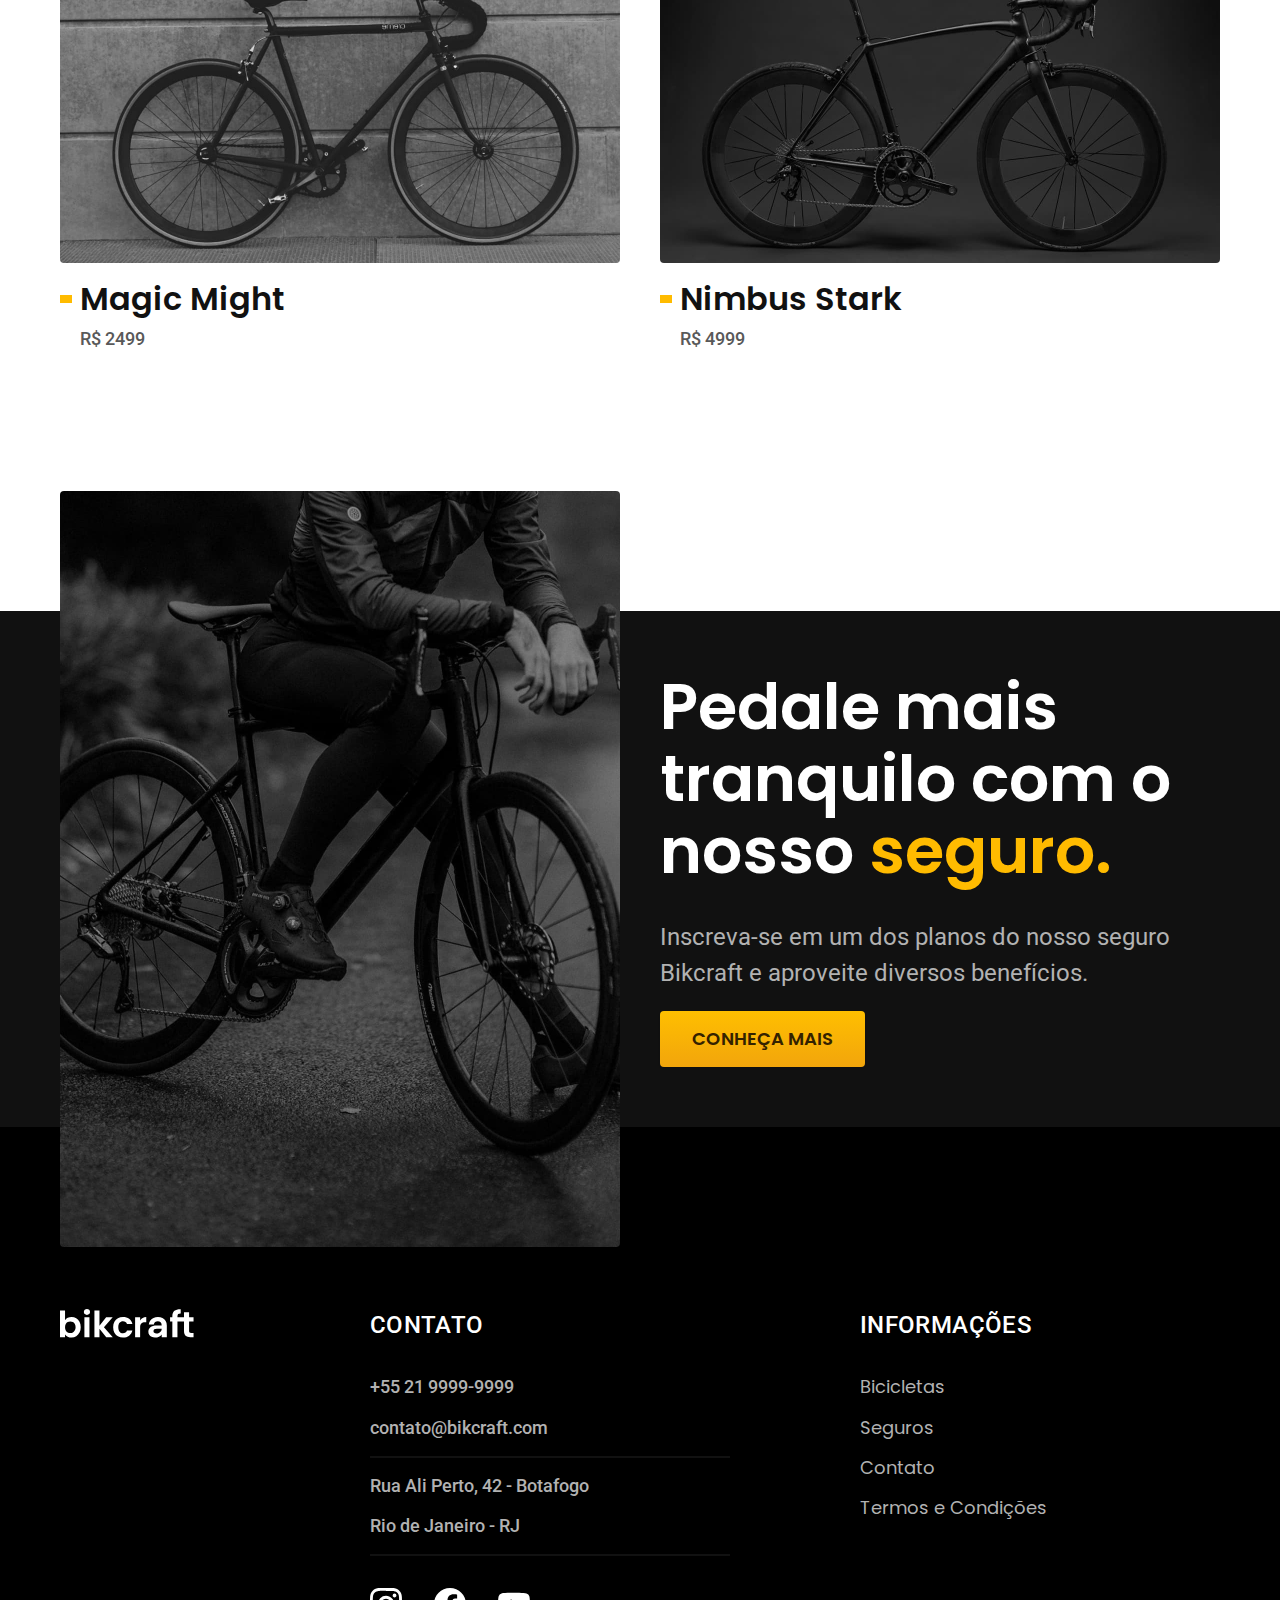
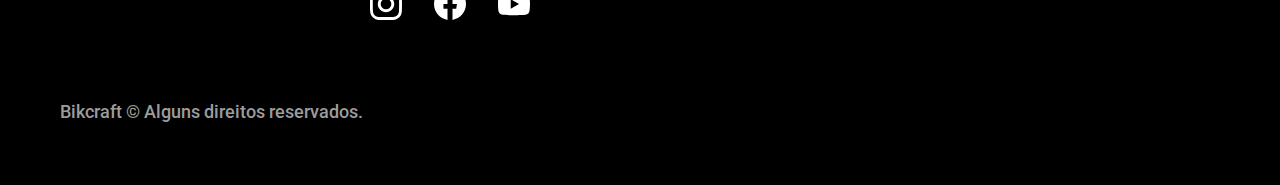
<file: bicicletas/nebula.html>
<!DOCTYPE html>
<html lang="pt-br">

<head>
  <meta charset="UTF-8">
  <meta name="viewport" content="width=device-width, initial-scale=1.0">

  <title>Nebula | Bikcraft</title>
  <meta name="description" content="Nebula.">

  <link rel="icon" href="../favicon.svg" type="image/svg+xml">
  <link rel="preload" href="../css/style.min.css" as="style">
  <link rel="stylesheet" href="../css/style.min.css">

  <script>document.documentElement.classList.add('js');</script>
  <link rel="preconnect" href="https://fonts.googleapis.com">
  <link rel="preconnect" href="https://fonts.gstatic.com" crossorigin>
  <link href="https://fonts.googleapis.com/css2?family=Merriweather:ital,wght@1,900&family=Poppins:wght@400;600&family=Roboto:wght@500&display=swap" rel="stylesheet">
</head>

<body id="bicicleta">
  <header class="header-bg">
    <div class="header container">
      <a href="../">
        <img src="../img/bikcraft.svg" width="136" height="32" alt="Bikcraft">
      </a>

      <nav aria-label="primaria">
        <ul class="header-menu font-1-m cor-0">
          <li><a href="../bicicletas.html">Bicicletas</a></li>
          <li><a href="../seguros.html">Seguros</a></li>
          <li><a href="../contato.html">Contato</a></li>
        </ul>
      </nav>
    </div>
  </header>

  <main class="titulo-bg">
    <div>
      <div class="titulo container">
        <p class="font-2-xl cor-5">R$ 3999</p>
        <h1 class="font-1-xxl cor-0">Nebula Cosmic<span class="cor-p1">.</span></h1>
      </div>
    </div>
    <div class="bicicleta container">
      <div class="bicicleta-imagens">
        <img src="../img/bicicleta/nimbus3.jpg" width="1120" height="880" alt="Bicicleta 3">
        <img src="../img/bicicleta/nimbus1.jpg" width="1120" height="880" alt="Bicicleta 1">
        <img src="../img/bicicleta/nimbus2.jpg" width="1120" height="880" alt="Bicicleta 2">
      </div>
      <div class="bicicleta-conteudo">
        <p class="font-2-l cor-5">A Nebula Cosmic é a melhor Bikcraft já criada pela nossa equipe. Ela vem equipada com os melhores acessórios, o que garante maior velocidade.</p>
        <div class="bicicleta-comprar">
          <a class="botao" href="../orcamento.html?tipo=bikcraft&produto=nebula">Comprar Agora</a>
          <span class="font-1-xs cor-6"><img src="../img/icones/entrega.svg" width="16" height="16" alt=""> entrega em 5 dias</span>
          <span class="font-1-xs cor-6"><img src="../img/icones/estoque.svg" width="16" height="16" alt=""> 18 em estoque</span>
        </div>

        <h2 class="font-1-xs cor-0">Informações</h2>
        <ul class="bicicleta-informacoes">
          <li>
            <img src="../img/icones/eletrica.svg" width="32" height="32" alt="">
            <h3 class="font-1-m cor-0">Motor Elétrico</h3>
            <p class="font-2-xs cor-5">Permite você viajar distâncias inimaginaveis com a sua bike.</p>
          </li>
          <li>
            <img src="../img/icones/velocidade.svg" width="32" height="32" alt="">
            <h3 class="font-1-m cor-0">40 km/h</h3>
            <p class="font-2-xs cor-5">A mais rápida bicicleta elétrica disponível hoje no mercado.</p>
          </li>
          <li>
            <img src="../img/icones/rastreador.svg" width="32" height="32" alt="">
            <h3 class="font-1-m cor-0">Rastreador</h3>
            <p class="font-2-xs cor-5">Rastreador e sistema anti-furto para garantir o seu sossego.</p>
          </li>
          <li>
            <img src="../img/icones/carbono.svg" width="32" height="32" alt="">
            <h3 class="font-1-m cor-0">Fibra de Carbono</h3>
            <p class="font-2-xs cor-5">Maior proteção possível para a sua Bikcraft com fibra de carbono.</p>
          </li>
        </ul>
        <h2 class="font-1-xs cor-0">Ficha Técnica</h2>
        <ul class="bicicleta-ficha font-2-s cor-4">
          <li>Peso <span>9 kg</span></li>
          <li>Altura <span>60 cm</span></li>
          <li>Largura <span>120 cm</span></li>
          <li>Profundidade <span>10 cm</span></li>
          <li>Marchas <span>16</span></li>
          <li>Roda <span>29</span></li>
        </ul>
      </div>
    </div>
  </main>

  <article class="bicicletas-lista container">
    <h2 class="font-1-xxl">escolha a sua<span class="cor-p1">.</span></h2>

    <ul>
      <li>
        <a href="./magic.html">
          <img src="../img/bicicletas/magic.jpg" width="1120" height="680" alt="Bicicleta preta">
          <h3 class="font-1-xl">Magic Might</h3>
          <span class="font-2-m cor-8">R$ 2499</span>
        </a>
      </li>
      <li>
        <a href="./nimbus.html">
          <img src="../img/bicicletas/nimbus.jpg" width="1120" height="680" alt="Bicicleta preta">
          <h3 class="font-1-xl">Nimbus Stark</h3>
          <span class="font-2-m cor-8">R$ 4999</span>
        </a>
      </li>
    </ul>
  </article>

  <article class="seguro-bg">
    <div class="seguro container">
      <div class="seguro-imagem">
        <img src="../img/fotos/seguros.jpg" width="1360" height="1512" alt="Pessoa parada em cima de uma bicicleta.">
      </div>
      <div class="seguro-conteudo">
        <h2 class="font-1-xxl cor-0">Pedale mais tranquilo com o nosso <span class="cor-p1">seguro.</span></h2>
        <p class="font-2-l cor-5">Inscreva-se em um dos planos do nosso seguro Bikcraft e aproveite diversos benefícios.</p>
        <a class="botao" href="../seguros.html">Conheça Mais</a>
      </div>
    </div>
  </article>

  <footer class="footer-bg">
    <div class="footer container">
      <img src="../img/bikcraft.svg" width="136" height="32" alt="Bikcraft">
      <div class="footer-contato">
        <h3 class="font-2-l-b cor-0">Contato</h3>
        <ul class="font-2-m cor-5">
          <li><a href="tel:+552199999999">+55 21 9999-9999</a></li>
          <li><a href="mailto:contato@bikcraft.com">contato@bikcraft.com</a></li>
          <li>Rua Ali Perto, 42 - Botafogo</li>
          <li>Rio de Janeiro - RJ</li>
        </ul>
        <div class="footer-redes">
          <a href="../">
            <img src="../img/redes/instagram.svg" width="32" height="32" alt="Instagram">
          </a>
          <a href="../">
            <img src="../img/redes/facebook.svg" width="32" height="32" alt="Facebook">
          </a>
          <a href="../">
            <img src="../img/redes/youtube.svg" width="32" height="32" alt="Youtube">
          </a>
        </div>
      </div>
      <div class="footer-informacoes">
        <h3 class="font-2-l-b cor-0">Informações</h3>
        <nav>
          <ul class="font-1-m cor-5">
            <li><a href="../bicicletas.html">Bicicletas</a></li>
            <li><a href="../seguros.html">Seguros</a></li>
            <li><a href="../contato.html">Contato</a></li>
            <li><a href="../termos.html">Termos e Condições</a></li>
          </ul>
        </nav>
      </div>
      <p class="footer-copy font-2-m cor-6">Bikcraft © Alguns direitos reservados.</p>
    </div>
  </footer>
  <script src="../js/script.js"></script>
</body>

</html>
</file>
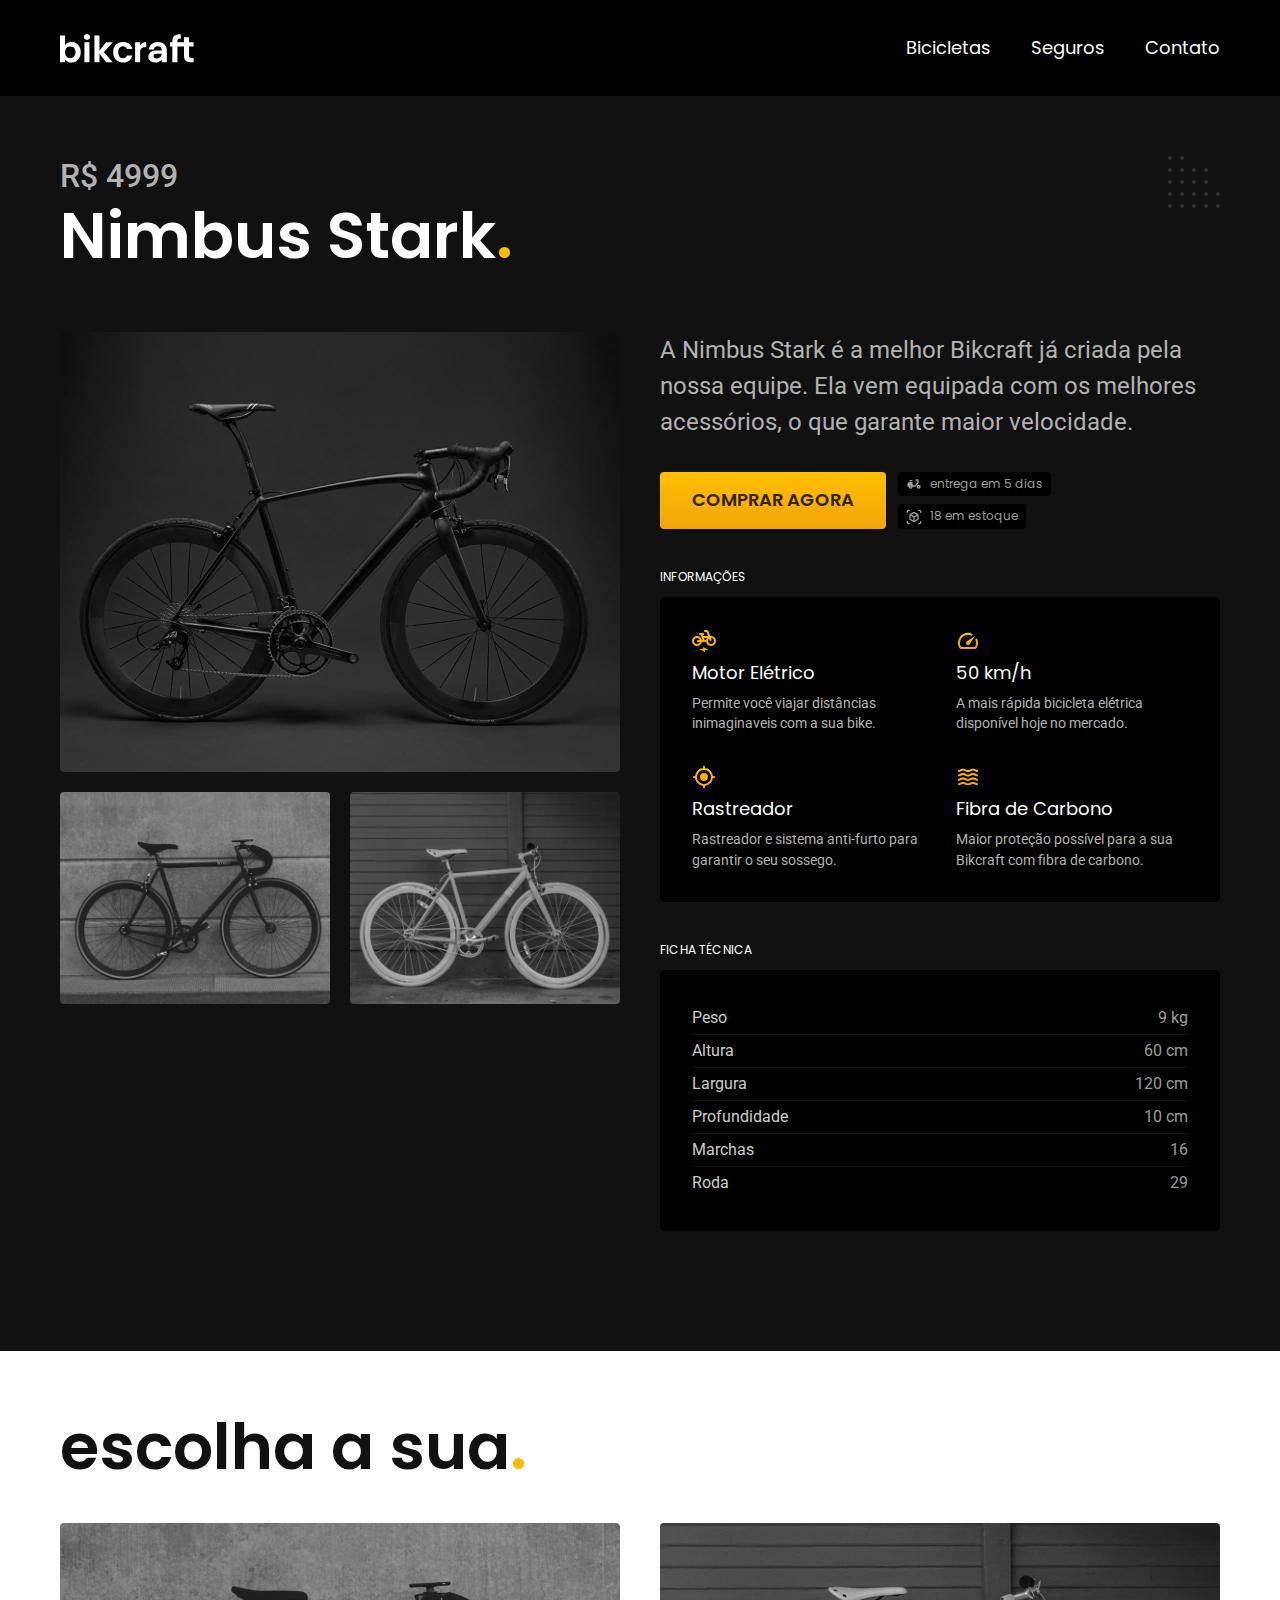
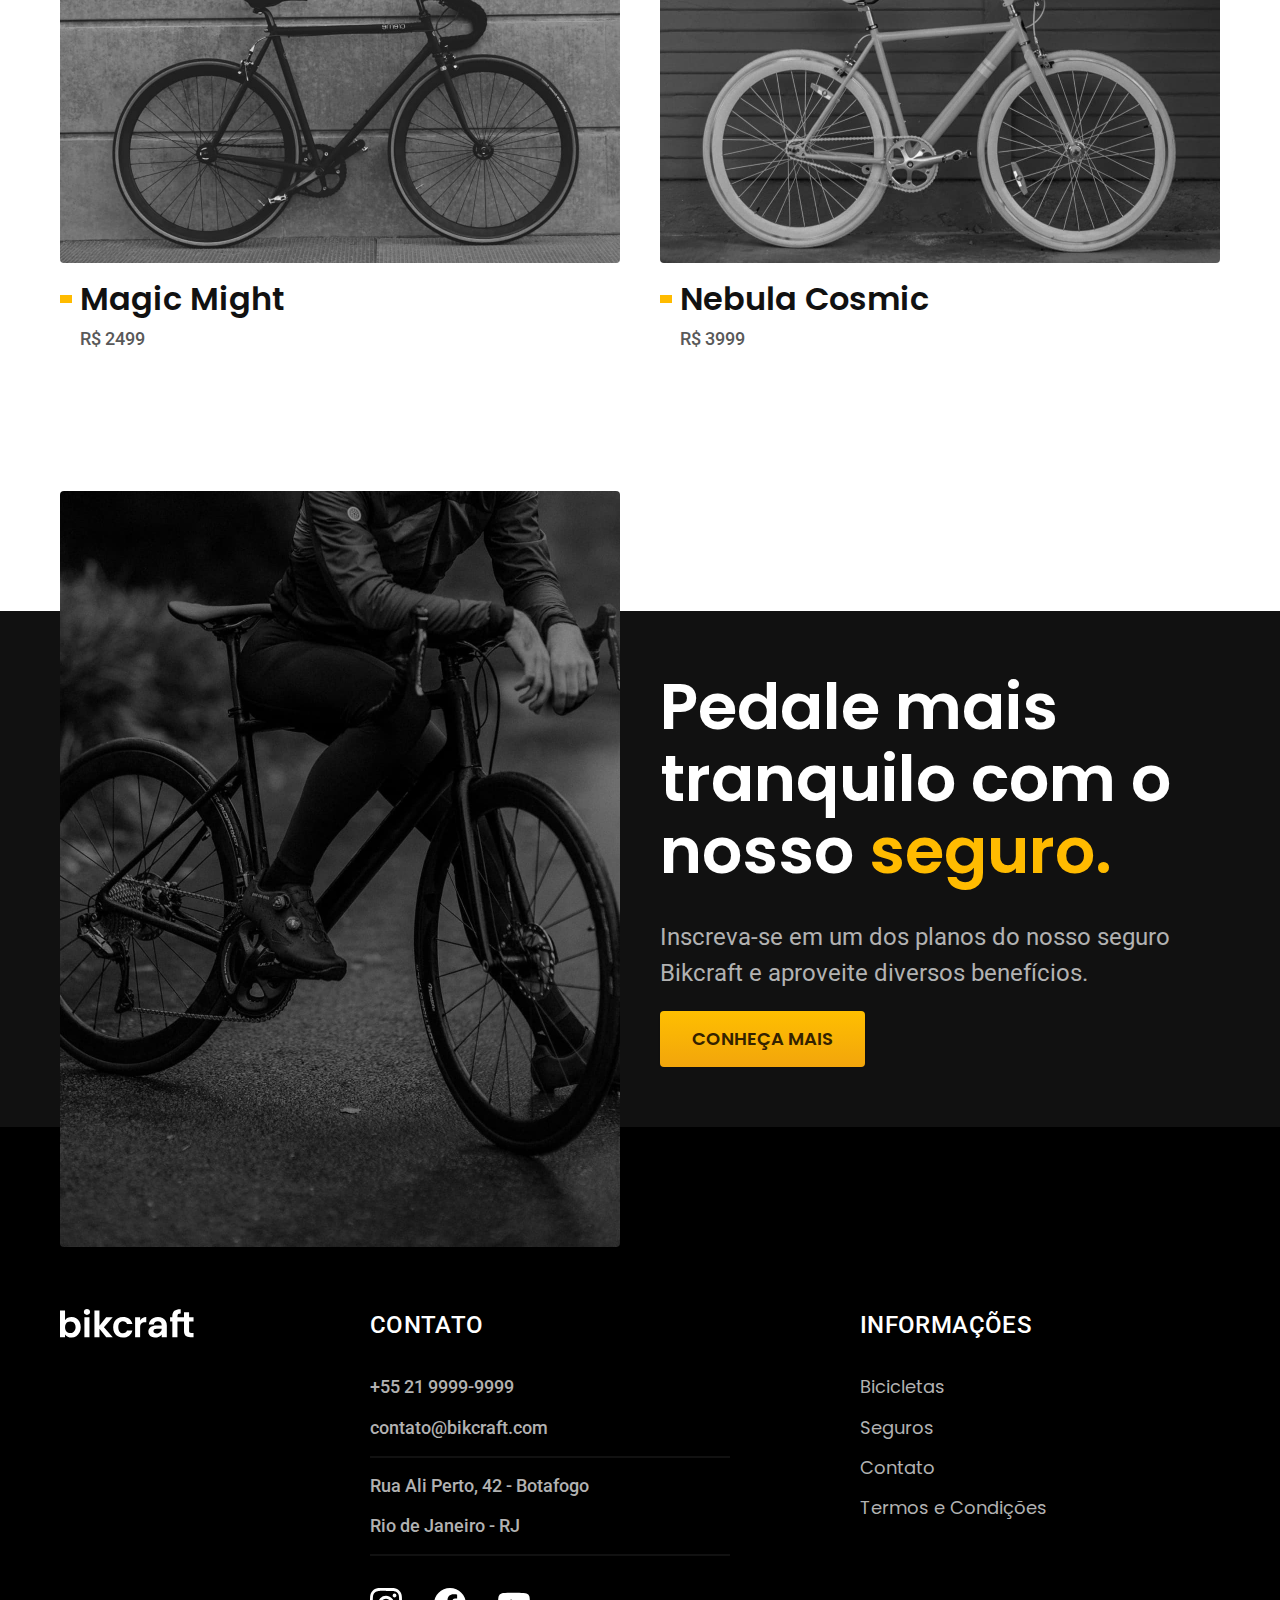
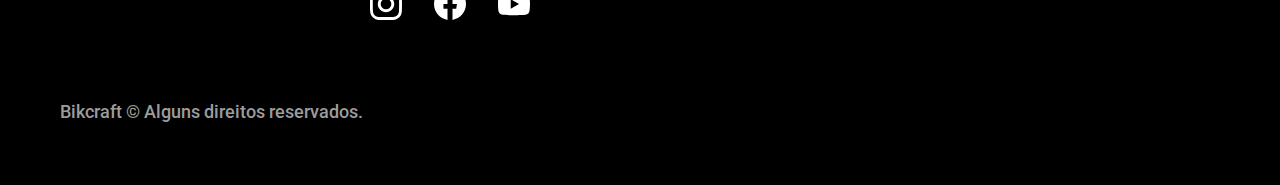
<file: bicicletas/nimbus.html>
<!DOCTYPE html>
<html lang="pt-br">

<head>
  <meta charset="UTF-8">
  <meta name="viewport" content="width=device-width, initial-scale=1.0">

  <title>Nimbus | Bikcraft</title>
  <meta name="description" content="Nimbus.">

  <link rel="icon" href="../favicon.svg" type="image/svg+xml">
  <link rel="preload" href="../css/style.min.css" as="style">
  <link rel="stylesheet" href="../css/style.min.css">

  <script>document.documentElement.classList.add('js');</script>

  <link rel="preconnect" href="https://fonts.googleapis.com">
  <link rel="preconnect" href="https://fonts.gstatic.com" crossorigin>
  <link href="https://fonts.googleapis.com/css2?family=Merriweather:ital,wght@1,900&family=Poppins:wght@400;600&family=Roboto:wght@500&display=swap" rel="stylesheet">
</head>

<body id="bicicleta">
  <header class="header-bg">
    <div class="header container">
      <a href="../">
        <img src="../img/bikcraft.svg" width="136" height="32" alt="Bikcraft">
      </a>

      <nav aria-label="primaria">
        <ul class="header-menu font-1-m cor-0">
          <li><a href="../bicicletas.html">Bicicletas</a></li>
          <li><a href="../seguros.html">Seguros</a></li>
          <li><a href="../contato.html">Contato</a></li>
        </ul>
      </nav>
    </div>
  </header>

  <main class="titulo-bg">
    <div>
      <div class="titulo container">
        <p class="font-2-xl cor-5">R$ 4999</p>
        <h1 class="font-1-xxl cor-0">Nimbus Stark<span class="cor-p1">.</span></h1>
      </div>
    </div>
    <div class="bicicleta container">
      <div class="bicicleta-imagens">
        <img src="../img/bicicleta/nimbus1.jpg" width="1120" height="880" alt="Bicicleta 1">
        <img src="../img/bicicleta/nimbus2.jpg" width="1120" height="880" alt="Bicicleta 2">
        <img src="../img/bicicleta/nimbus3.jpg" width="1120" height="880" alt="Bicicleta 3">
      </div>
      <div class="bicicleta-conteudo">
        <p class="font-2-l cor-5">A Nimbus Stark é a melhor Bikcraft já criada pela nossa equipe. Ela vem equipada com os melhores acessórios, o que garante maior velocidade.</p>
        <div class="bicicleta-comprar">
          <a class="botao" href="../orcamento.html?tipo=bikcraft&produto=nimbus">Comprar Agora</a>
          <span class="font-1-xs cor-6"><img src="../img/icones/entrega.svg" width="16" height="16" alt=""> entrega em 5 dias</span>
          <span class="font-1-xs cor-6"><img src="../img/icones/estoque.svg" width="16" height="16" alt=""> 18 em estoque</span>
        </div>

        <h2 class="font-1-xs cor-0">Informações</h2>
        <ul class="bicicleta-informacoes">
          <li>
            <img src="../img/icones/eletrica.svg" width="24" height="24" alt="">
            <h3 class="font-1-m cor-0">Motor Elétrico</h3>
            <p class="font-2-xs cor-5">Permite você viajar distâncias inimaginaveis com a sua bike.</p>
          </li>
          <li>
            <img src="../img/icones/velocidade.svg" width="24" height="24" alt="">
            <h3 class="font-1-m cor-0">50 km/h</h3>
            <p class="font-2-xs cor-5">A mais rápida bicicleta elétrica disponível hoje no mercado.</p>
          </li>
          <li>
            <img src="../img/icones/rastreador.svg" width="24" height="24" alt="">
            <h3 class="font-1-m cor-0">Rastreador</h3>
            <p class="font-2-xs cor-5">Rastreador e sistema anti-furto para garantir o seu sossego.</p>
          </li>
          <li>
            <img src="../img/icones/carbono.svg" width="24" height="24" alt="">
            <h3 class="font-1-m cor-0">Fibra de Carbono</h3>
            <p class="font-2-xs cor-5">Maior proteção possível para a sua Bikcraft com fibra de carbono.</p>
          </li>
        </ul>
        <h2 class="font-1-xs cor-0">Ficha Técnica</h2>
        <ul class="bicicleta-ficha font-2-s cor-4">
          <li>Peso <span>9 kg</span></li>
          <li>Altura <span>60 cm</span></li>
          <li>Largura <span>120 cm</span></li>
          <li>Profundidade <span>10 cm</span></li>
          <li>Marchas <span>16</span></li>
          <li>Roda <span>29</span></li>
        </ul>
      </div>
    </div>
  </main>

  <article class="bicicletas-lista container">
    <h2 class="font-1-xxl">escolha a sua<span class="cor-p1">.</span></h2>

    <ul>
      <li>
        <a href="./magic.html">
          <img src="../img/bicicletas/magic.jpg" width="1120" height="680" alt="Bicicleta preta">
          <h3 class="font-1-xl">Magic Might</h3>
          <span class="font-2-m cor-8">R$ 2499</span>
        </a>
      </li>
      <li>
        <a href="./nebula.html">
          <img src="../img/bicicletas/nebula.jpg" width="1120" height="680" alt="Bicicleta preta">
          <h3 class="font-1-xl">Nebula Cosmic</h3>
          <span class="font-2-m cor-8">R$ 3999</span>
        </a>
      </li>
    </ul>
  </article>

  <article class="seguro-bg">
    <div class="seguro container">
      <div class="seguro-imagem">
        <img src="../img/fotos/seguros.jpg" width="1360" height="1512" alt="Pessoa parada em cima de uma bicicleta.">
      </div>
      <div class="seguro-conteudo">
        <h2 class="font-1-xxl cor-0">Pedale mais tranquilo com o nosso <span class="cor-p1">seguro.</span></h2>
        <p class="font-2-l cor-5">Inscreva-se em um dos planos do nosso seguro Bikcraft e aproveite diversos benefícios.</p>
        <a class="botao" href="../seguros.html">Conheça Mais</a>
      </div>
    </div>
  </article>

  <footer class="footer-bg">
    <div class="footer container">
      <img src="../img/bikcraft.svg" width="136" height="32" alt="Bikcraft">
      <div class="footer-contato">
        <h3 class="font-2-l-b cor-0">Contato</h3>
        <ul class="font-2-m cor-5">
          <li><a href="tel:+552199999999">+55 21 9999-9999</a></li>
          <li><a href="mailto:contato@bikcraft.com">contato@bikcraft.com</a></li>
          <li>Rua Ali Perto, 42 - Botafogo</li>
          <li>Rio de Janeiro - RJ</li>
        </ul>
        <div class="footer-redes">
          <a href="../">
            <img src="../img/redes/instagram.svg" width="32" height="32" alt="Instagram">
          </a>
          <a href="../">
            <img src="../img/redes/facebook.svg" width="32" height="32" alt="Facebook">
          </a>
          <a href="../">
            <img src="../img/redes/youtube.svg" width="32" height="32" alt="Youtube">
          </a>
        </div>
      </div>
      <div class="footer-informacoes">
        <h3 class="font-2-l-b cor-0">Informações</h3>
        <nav>
          <ul class="font-1-m cor-5">
            <li><a href="../bicicletas.html">Bicicletas</a></li>
            <li><a href="../seguros.html">Seguros</a></li>
            <li><a href="../contato.html">Contato</a></li>
            <li><a href="../termos.html">Termos e Condições</a></li>
          </ul>
        </nav>
      </div>
      <p class="footer-copy font-2-m cor-6">Bikcraft © Alguns direitos reservados.</p>
    </div>
  </footer>
  <script src="../js/script.js"></script>
</body>

</html>
</file>
<file: css/style.min.css>
body{margin:0;font-family:Arial,Helvetica,sans-serif;color:#111}blockquote,dd,h1,h2,h3,h4,p,ul{margin:0}ul{padding:0;list-style:none}a{text-decoration:none;color:inherit}img{max-width:100%;height:auto;display:block}img[src$=".jpg"]{border-radius:4px}.header-bg{background-color:var(--cor-12)}.header{display:flex;flex-wrap:wrap;gap:20px;justify-content:space-between;align-items:center;padding-top:20px;padding-bottom:20px}.header-menu{display:flex;flex-wrap:wrap;gap:40px}.header-menu a{display:inline-block;padding:16px 0;position:relative}.header-menu a:after{content:"";display:block;height:2px;width:0;background:var(--cor-0);margin-top:4px;transition:.3s;position:absolute}.header-menu a.ativo::after,.header-menu a:hover::after{width:100%}@media (max-width:800px){.header-menu{gap:20px}.header-menu a{background:var(--cor-11);padding:12px 16px;border-radius:4px}.header-menu a:hover{background-color:var(--cor-10)}.header a:after{display:none}}@media (max-width:600px){.header-menu{gap:12px}.header-menu a{padding:8px 12px;font-size:14px}}.footer-bg{background-color:var(--cor-12)}.footer{display:grid;grid-template-columns:3fr 5fr 4fr;gap:40px;padding-top:60px;padding-bottom:60px}.footer h3{margin-bottom:32px}.footer-contato ul{margin-bottom:32px}.footer-contato li:nth-child(2n):after{content:"";display:block;max-width:360px;height:2px;background:var(--cor-11);margin-top:16px}.footer li{margin-bottom:16px}.footer-redes{display:flex;gap:32px}.footer a:hover{color:var(--cor-0)}.footer-copy{grid-column:1/-1;margin-top:40px}@media (max-width:800px){.footer>img{display:none}.footer{grid-template-columns:1fr 1fr}}@media (max-width:600px){.footer{grid-template-columns:1fr;gap:60px}.footer-copy{margin-top:0}}.container{box-sizing:border-box;max-width:1200px;padding-left:20px;padding-right:20px;margin-left:auto;margin-right:auto}.botao{display:inline-block;padding:16px 32px;background:linear-gradient(#ffbf00,#f2a50c);border-radius:4px;box-shadow:0 1px 2px rgba(0,0,0,.1);text-transform:uppercase;color:var(--cor-p5);font:600 1.125rem/1.35 Poppins,sans-serif;max-width:max-content;border:none;cursor:pointer}.botao:hover{background:linear-gradient(#ffb60d,#e59317)}.botao.secundario{background:var(--cor-10);color:var(--cor-2)}.botao.secundario:hover{background:var(--cor-9)}.botao.seta{display:flex;align-items:center}.botao.seta::after{content:"";display:inline-block;width:18px;height:10px;margin-left:12px;background:url("../img/icones/seta.svg");transition:transform .2s}.botao.seta:hover::after{transform:translateX(4px)}@media (max-width:600px){.botao{padding:12px 16px;font-size:1rem}}.link{display:inline-block;color:var(--cor-p1);font:500 1.5rem/1.5 Poppins,sans-serif;text-transform:uppercase}.link::after{content:"";display:block;width:100%;height:4px;background-color:currentColor}.link:hover{color:var(--cor-0)}.titulo-bg{padding-top:60px;padding-bottom:60px;background-color:var(--cor-11)}.titulo{background:url("../img/dec/top-right.svg") no-repeat top right 20px}.titulo p{margin-bottom:4px}@media (max-width:800px){.titulo-bg{padding-top:40px;padding-bottom:40px}.titulo p{font-size:1rem;text-transform:lowercase;font-weight:400}}.form{display:grid;grid-template-columns:1fr 1fr;gap:20px}.form label{display:block;font:400 1rem/1.5 Poppins,sans-serif;margin-bottom:4px}.form .col-2{grid-column:span 2}.form input[type=email],.form input[type=text],.form textarea{font:400 1rem/1.5 Roboto,sans-serif;background:var(--cor-1);border:1px solid var(--cor-2);padding:12px;border-radius:4px;width:100%;box-sizing:border-box}.form input[type=email]:focus,.form input[type=text]:focus,.form textarea:focus{outline:0;border-color:var(--cor-p1);background:var(--cor-0);box-shadow:0 0 0 2px #fea}@media (max-width:600px){.form{grid-template-columns:1fr}.form .col-2{grid-column:1}}.font-1-xs{font:400 0.75rem/1.35 Poppins,sans-serif}.font-2-xs{font:400 0.875rem/1.43 Roboto,sans-serif}.font-1-s{font:400 1rem/1.5 Poppins,sans-serif}.font-2-s{font:400 1rem/1.5 Roboto,sans-serif}.font-1-m,.font-1-m-b{font:400 1.125rem/1.35 Poppins,sans-serif}.font-1-m-b{font-weight:600}.font-2-m{font:500 1.125rem/1.35 Roboto,sans-serif}.font-1-l{font:400 1.5rem/1.5 Poppins,sans-serif}.font-2-l,.font-2-l-b{font:400 1.5rem/1.5 Roboto,sans-serif}.font-2-l-b{font-weight:500;letter-spacing:.015em;text-transform:uppercase}.font-1-xl{font:600 2rem/1.25 Poppins,sans-serif}.font-2-xl{font:500 2rem/1.25 Roboto,sans-serif}.font-1-xxl{font:600 4rem/1.125 Poppins,sans-serif}@media (max-width:1200px){.font-1-xxl{font-size:3rem}.font-2-l,.font-2-l-b{font-size:1.125rem}}@media (max-width:800px){.font-1-xxl{font-size:2rem}.font-1-xl,.font-2-xl{font-size:1.5rem}}:root{--cor-0:#ffffff;--cor-1:#f7f7f7;--cor-2:#ededed;--cor-3:#dedede;--cor-4:#cccccc;--cor-5:#b2b2b2;--cor-6:#9c9c9c;--cor-7:#717171;--cor-8:#595959;--cor-9:#404040;--cor-10:#2e2e2e;--cor-11:#111111;--cor-12:#000000;--cor-p1:#ffbb00;--cor-p2:#e4a30b;--cor-p3:#a66f00;--cor-p4:#664400;--cor-p5:#332200}.cor-0{color:var(--cor-0)}.cor-1{color:var(--cor-1)}.cor-2{color:var(--cor-2)}.cor-3{color:var(--cor-3)}.cor-4{color:var(--cor-4)}.cor-5{color:var(--cor-5)}.cor-6{color:var(--cor-6)}.cor-7{color:var(--cor-7)}.cor-8{color:var(--cor-8)}.cor-9{color:var(--cor-9)}.cor-10{color:var(--cor-10)}.cor-11{color:var(--cor-11)}.cor-12{color:var(--cor-12)}.cor-p1{color:var(--cor-p1)}.cor-p2{color:var(--cor-p2)}.cor-p3{color:var(--cor-p3)}.cor-p4{color:var(--cor-p4)}.cor-p5{color:var(--cor-p5)}.js .fadeInDown{transform:translate3d(0,-20px,0)}.js .fadeInUp{transform:translate3d(0,20px,0)}.js .fadeInRight{transform:translate3d(20px,0,0)}.js .fadeInLeft{transform:translate3d(-20px,0,0)}.js [data-anime]{opacity:0}.js .anime{opacity:1;transform:none;transition:transform .8s,opacity .8s}.introducao-bg{background:var(--cor-12) url("../img/dec/bottom-left.svg") no-repeat bottom 160px left 20px;box-shadow:inset 0 -120px var(--cor-0)}.introducao{display:grid;grid-template-columns:1fr 1fr;gap:0 40px}.introducao-conteudo{align-self:end;padding-bottom:200px}.introducao img{width:100%;height:100%;object-fit:cover;border-radius:4px}.introducao h1{margin-bottom:32px}.introducao p{margin-bottom:20px}@media (max-width:800px){.introducao-bg{background:var(--cor-11);padding-top:40px;box-shadow:inset 0 -60px #fff}.introducao{grid-template-columns:1fr;gap:32px}.introducao-conteudo{padding-bottom:0}.introducao h1{margin-bottom:16px}.introducao img{height:300px;width:100%}}.tecnologia-bg{background-color:var(--cor-11);box-shadow:inset 0 80px var(--cor-0),inset 0 -80px var(--cor-0)}.tecnologia{display:grid;grid-template-columns:1fr 1fr;gap:40px}.tecnologia-imagem img{width:100%;height:100%;object-fit:cover;object-position:left}.tecnologia-conteudo{padding-top:160px;padding-bottom:160px}.tecnologia-conteudo>span{display:block;margin-bottom:20px}.tecnologia-conteudo h2{margin-bottom:32px}.tecnologia-conteudo>p{margin-bottom:20px}.tecnologia a{margin-bottom:80px}.tecnologia-vantagens{display:flex;gap:40px}.tecnologia-vantagens h3{margin-bottom:8px;width:max-content}.tecnologia-vantagens img{width:24px;margin-bottom:8px}@media (max-width:800px){.tecnologia-bg{box-shadow:initial}.tecnologia{grid-template-columns:1fr}.tecnologia-conteudo{padding-top:60px;padding-bottom:60px}.tecnologia-imagem{display:none}.tecnologia a{margin-bottom:60px}}@media (max-width:600px){.tecnologia-vantagens{flex-direction:column}}.parceiros{padding-top:60px;padding-bottom:120px}.parceiros h2{margin-bottom:60px}.parceiros ul{padding:0 20px;max-width:1400px;display:grid;grid-template-columns:repeat(4,1fr);margin:0 auto}.parceiros li{display:flex;padding:32px;border-left:2px solid var(--cor-2)}.parceiros img{margin:auto}.parceiros li:first-child,.parceiros li:nth-child(5){border-left:none}.parceiros li:nth-child(n+5){border-top:2px solid var(--cor-2)}@media (max-width:800px){.parceiros{padding-bottom:60px}.parceiros h2{margin-bottom:20px}.parceiros ul{grid-template-columns:repeat(2,1fr)}.parceiros li:nth-child(n+3){border-top:2px solid var(--cor-2)}.parceiros li:nth-child(odd){border-left:none}}.depoimento{display:grid;grid-template-columns:1fr 1fr;background-color:var(--cor-p1);overflow:hidden}.depoimento img{width:100%;height:100%;object-fit:cover;border-radius:0}.depoimento-conteudo{padding:40px 40px 80px 80px;align-self:end;background:url("../img/dec/bottom-right-p.svg") no-repeat bottom 40px right 40px}.depoimento-conteudo p{max-width:32ch;font-family:Merriweather,serif;font-style:italic;font-weight:900;margin-bottom:32px;position:relative}.depoimento p::after,.depoimento p::before{font-size:5rem;color:var(--cor-p2);position:absolute}.depoimento p::before{content:"“";left:-50px;top:-20px}.depoimento p::after{content:"”"}@media (min-width:1200px){.depoimento img{max-height:520px}}@media (max-width:800px){.depoimento{grid-template-columns:1fr;text-align:center}.depoimento img{max-height:200px}.depoimento-conteudo{padding:40px 20px;margin:auto}}.bicicletas-lista{padding-top:60px;padding-bottom:120px}.bicicletas-lista h2{margin-bottom:40px}.bicicletas-lista ul{display:flex;gap:40px;padding:0 20px 20px 20px;max-width:1400px;margin-left:auto;margin-right:auto;overflow-x:auto}#bicicleta .bicicletas-lista ul{padding:0 0 20px 0}.bicicletas-lista li{flex:1;min-width:280px}.bicicletas-lista a{display:block}.bicicletas-lista img{margin-bottom:16px}.bicicletas-lista h3{margin-bottom:8px;display:flex;align-items:center}.bicicletas-lista h3::before{content:"";display:inline-block;height:8px;width:12px;margin-right:8px;background-color:var(--cor-p1);transition:width .2s}.bicicletas-lista a:hover h3::before{width:24px}.bicicletas-lista li span{padding-left:20px}@media (max-width:800px){.bicicletas-lista{padding-bottom:60px}.bicicletas-lista ul{gap:20px}}.bicicletas-bg{background:linear-gradient(to right,var(--cor-0) 30%,var(--cor-11) 0)}.bicicletas{display:grid;grid-template-columns:1fr 1fr;gap:40px;padding-top:60px;padding-bottom:60px;background:url("../img/dec/top-right.svg") no-repeat top 40px right 20px}.bicicletas-imagem{display:grid}.bicicletas-imagem img{grid-area:1/1}.bicicletas-imagem span{grid-area:1/1;place-self:start end;margin-top:20px;background:var(--cor-12);display:inline-block;padding:8px 16px 8px 8px;border-radius:4px 0 0 4px}.bicicletas-conteudo{display:grid;grid-template-columns:1fr auto;align-content:start}.bicicletas h2,.bicicletas p{grid-column:1/-1}.bicicletas h2{margin-bottom:20px}.bicicletas h2::before{content:"";display:block;width:12px;height:8px;background-color:var(--cor-p1);margin-bottom:8px}.bicicletas p{margin-bottom:32px}.bicicletas a{place-self:end}.bicicletas li{display:flex;align-items:center}.bicicletas ul{display:grid;gap:16px}.bicicletas-conteudo img{width:24px;margin-right:8px}@media (max-width:800px){.bicicletas-bg{background:var(--cor-11)}.bicicletas{grid-template-columns:1fr;gap:20px;padding-top:40px;padding-bottom:40px}}@media (max-width:600px){.bicicletas-conteudo{grid-template-columns:1fr}.bicicletas ul{font-size:1rem;grid-template-columns:1fr 1fr;margin-bottom:32px}.bicicletas a{place-self:start}}.bicicleta{display:grid;grid-template-columns:1fr 1fr;align-items:start;gap:40px;padding-top:60px;padding-bottom:60px}#bicicleta .titulo p{text-transform:uppercase}.bicicleta-imagens{display:flex;flex-wrap:wrap;gap:20px}.bicicleta-imagens img{flex:1;min-width:200px}.bicicleta-imagens img:first-child{min-width:100%}.bicicleta-conteudo>p{margin-bottom:32px}.bicicleta-comprar{display:grid;grid-template-columns:max-content auto;align-items:center;justify-items:start;gap:8px 12px;margin-bottom:40px}.bicicleta-comprar a{grid-row:span 2}.bicicleta-comprar span{display:flex;align-items:center;background-color:var(--cor-12);gap:8px;padding:4px 8px;border-radius:4px}.bicicleta-conteudo h2{text-transform:uppercase;letter-spacing:.015em;margin-bottom:12px}.bicicleta-ficha,.bicicleta-informacoes{padding:32px;background-color:var(--cor-12);border-radius:4px}.bicicleta-informacoes{margin-bottom:40px;display:grid;grid-template-columns:1fr 1fr;gap:32px}.bicicleta-informacoes img{width:24px;margin-bottom:8px}.bicicleta-informacoes h3{margin-bottom:8px}.bicicleta-ficha li{padding:4px 0;display:flex;justify-content:space-between;border-bottom:1px solid var(--cor-11)}.bicicleta-ficha li:last-child{border-bottom:none}.bicicleta-ficha span{color:var(--cor-6)}@media (max-width:800px){.bicicleta{grid-template-columns:1fr;padding-top:40px;padding-bottom:40px}.bicicleta-imagens{grid-row:2}}@media (max-width:400px){.bicicleta-informacoes{grid-template-columns:1fr}.bicicleta-comprar{grid-template-columns:1fr}}.seguro-bg{background-color:var(--cor-11);box-shadow:inset 0 120px var(--cor-0),inset 0 -120px var(--cor-12)}.seguro{display:grid;grid-template-columns:1fr 1fr;gap:40px}.seguro-imagem img{width:100%;height:100%;object-fit:cover}.seguro-conteudo{padding-top:180px;padding-bottom:180px}.seguro h2{margin-bottom:32px}.seguro p{margin-bottom:20px}@media (max-width:800px){.seguro-bg{box-shadow:inset 0 -60px var(--cor-12)}.seguro{grid-template-columns:1fr}.seguro-conteudo{grid-row:1;padding-top:40px;padding-bottom:0}}.seguros-bg{background:var(--cor-11)}.seguros{padding-top:60px;padding-bottom:60px;display:grid;grid-template-columns:1fr 1fr;gap:40px;align-items:center}#seguros .seguros{padding-top:0}.seguros h2{grid-column:1/-1}.seguros-item{background-color:var(--cor-12);padding:32px 32px 32px 60px;display:grid;grid-template-columns:1fr auto;border-radius:4px}.seguros-item h3{margin-bottom:40px}.seguros-item span{grid-column:2;display:block;text-align:right}.seguros-item ul{grid-column:1/-1;margin-bottom:32px}.seguros-item li{display:flex;align-items:center;position:relative}.seguros-item li+li{margin-top:20px}.seguros-item li::before{content:"";display:inline-block;width:13px;height:9px;background-image:url("../img/icones/lista.svg");position:absolute;left:-21px}.seguros-item a{grid-column:1/-1}@media (max-width:800px){.seguros{grid-template-columns:1fr}}.vantagens-bg{background-color:var(--cor-12)}.vantagens{padding-top:120px;padding-bottom:120px}.vantagens h2{margin-bottom:60px}.vantagens ul{display:grid;grid-template-columns:repeat(auto-fit,minmax(280px,max-content));gap:40px 80px}.vantagens h3,.vantagens img{margin-bottom:8px}@media (max-width:800px){.vantagens{padding-top:60px;padding-bottom:60px}.vantagens h2{margin-bottom:40px}.vantagens ul{gap:20px}}.perguntas{padding-top:120px;padding-bottom:120px}.perguntas h2{margin-bottom:60px}.perguntas dl>div{padding:20px;border-radius:4px}.perguntas dl>div:nth-child(odd){background-color:var(--cor-1)}.perguntas button{display:grid;grid-template-columns:auto 1fr auto;align-items:center;gap:8px;cursor:pointer;border:none;background:0 0;width:100%;text-align:left}.perguntas button::before{content:"";display:inline-block;width:12px;height:8px;background-color:var(--cor-p1)}.perguntas button::after{content:"";display:inline-block;width:14px;height:6px;background:url("../img/icones/seta-abrir.svg");transition:.3s}.perguntas button:hover::after,.perguntas button[aria-expanded=true]::after{transform:rotate(180deg)}.js .perguntas dd{display:none}.js .perguntas dd.ativa{display:block}.perguntas dd{padding-left:20px;padding-top:16px;max-width:80ch}@media (max-width:800px){.perguntas{padding-top:60px;padding-bottom:60px}.perguntas h2{margin-bottom:40px}}#contato{background:linear-gradient(var(--cor-11) 600px,var(--cor-1) 0)}.contato{display:grid;grid-template-columns:5fr 7fr}.contato-dados,.contato-formulario{padding:60px;box-shadow:0 1px 2px rgba(0,0,0,.1)}.contato-dados{border-radius:5px 0 0 5px;background:var(--cor-12) url("../img/dec/bottom-left.svg") no-repeat bottom 20px left 20px}.contato-formulario{border-radius:0 5px 5px 0;background:var(--cor-0) url("../img/dec/bottom-right.svg") no-repeat bottom 20px right 20px}.contato-dados h2{margin-bottom:60px}.contato-endereco{margin-bottom:32px;padding-left:28px;background:url("../img/icones/local.svg") no-repeat 0 2px}.contato-endereco p{margin-bottom:8px}.contato-meios a{display:block;max-width:max-content;margin-bottom:8px;padding-left:28px}.contato-meios a:hover{color:var(--cor-0)}.contato-meios a:first-child{background:url("../img/icones/email.svg") no-repeat 0 2px}.contato-meios a:nth-child(2){margin-bottom:32px}.contato-meios a:nth-child(3){background:url("../img/icones/telefone.svg") no-repeat 0 2px;margin-bottom:60px}.contato-redes{display:flex;gap:32px;padding-left:28px}@media (max-width:800px){.contato{grid-template-columns:1fr}.contato-dados,.contato-formulario{padding:20px}.contato-dados{border-radius:5px 5px 0 0;background:var(--cor-12)}.contato-formulario{border-radius:0 0 5px 5px}.contato-dados h2,.contato-meios a:nth-child(3){margin-bottom:32px}.contato-redes{margin-bottom:12px}}.lojas{display:grid;grid-template-columns:1fr 1fr;gap:0 40px;padding-top:120px;padding-bottom:120px}.lojas h2{grid-column:1/-1;margin-bottom:60px}.lojas img{border-radius:4px 4px 0 0}.lojas-item{border-radius:4px;background:var(--cor-0);box-shadow:0 1px 2px rgba(0,0,0,.1)}.lojas-conteudo{display:grid;grid-template-columns:1fr 1fr;gap:32px 16px;padding:32px}.lojas-conteudo h3,.lojas-tempo{grid-column:1/-1}.lojas-dados{display:grid;gap:8px;border-left:2px solid var(--cor-2);padding-left:12px}.lojas-tempo{display:flex;align-items:center;gap:8px}@media (max-width:800px){.lojas{gap:20px;padding-top:60px;padding-bottom:60px}.lojas h2{margin-bottom:32px}.lojas-conteudo{grid-template-columns:1fr}}@media (max-width:600px){.lojas{grid-template-columns:1fr}}#orcamento{background:linear-gradient(var(--cor-11) 600px,var(--cor-1) 0)}.orcamento{display:grid;grid-template-columns:5fr 7fr;padding-bottom:120px}.orcamento h2{text-transform:uppercase;position:relative;display:flex;align-items:center}.orcamento h2::before{content:"";display:inline-block;width:4px;height:8px;background-color:var(--cor-p1);position:absolute;left:-12px}.orcamento-dados,.orcamento-produto{padding:60px;box-shadow:0 1px 2px rgba(0,0,0,.1)}.orcamento-produto{border-radius:5px 0 0 5px;background:var(--cor-12) url("../img/dec/bottom-left.svg") no-repeat bottom 20px left 20px;display:grid;grid-template-columns:1fr 1fr;gap:20px;align-content:start}.orcamento-produto>*{grid-column:1/-1}.orcamento-produto>label{grid-column:initial}.orcamento-produto label{font:400 1rem/1.5 Poppins,sans-serif;color:var(--cor-4);background-color:var(--cor-10);padding:12px 16px;border-radius:4px;cursor:pointer;display:grid;grid-template-columns:auto 1fr auto;align-items:center;border:1px solid var(--cor-10)}.orcamento-produto input:checked+label{background:var(--cor-0);color:var(--cor-11)}.orcamento-produto label::before{content:"";display:inline-block;box-sizing:border-box;width:12px;height:12px;border:1px solid var(--cor-6);border-radius:50%;margin-right:8px}.orcamento-produto input:checked+label::before{border-color:var(--cor-7);box-shadow:inset 0 0 0 3px var(--cor-0),inset 0 0 0 6px var(--cor-7)}.orcamento-produto label:hover{background-color:var(--cor-9);border-color:var(--cor-9)}.orcamento-produto input:focus+label{box-shadow:0 0 0 2px var(--cor-p1);border-color:var(--cor-12)}.orcamento-produto label span{display:none}.orcamento-produto input:checked+label span{display:inline-block}.orcamento-produto input{opacity:0;position:absolute;pointer-events:none}.orcamento-dados{border-radius:0 5px 5px 0;background:var(--cor-0) url("../img/dec/bottom-right.svg") no-repeat bottom 20px right 20px}.orcamento-conteudo{display:none}.orcamento-conteudo h2,.orcamento-dados h2:nth-of-type(n+2){margin-top:20px}#bikcraft:checked~#orcamento-bikcraft,#seguro:checked~#orcamento-seguro{display:grid;gap:20px}.orcamento-detalhes{display:none;background:var(--cor-0);padding:20px;grid-template-columns:1fr 1fr;border-radius:4px;align-items:center}.orcamento-detalhes li{display:flex;align-items:center;margin-bottom:8px}.orcamento-detalhes li img{width:16px;margin-right:8px}.orcamento-produto input:checked+label+.orcamento-detalhes{display:grid}@media (max-width:1200px){.orcamento-dados,.orcamento-produto{padding:32px}}@media (max-width:800px){.orcamento{grid-template-columns:1fr}.orcamento-produto{border-radius:5px 5px 0 0;background:var(--cor-12)}.orcamento-dados{border-radius:0 0 5px 5px}}@media (max-width:400px){.orcamento-produto{grid-template-columns:1fr}}.termos{padding-top:80px;padding-bottom:80px}.termos h2{font-weight:600;margin-bottom:20px}.termos p+h2{margin-top:40px}.termos p{max-width:75ch;margin-bottom:24px}
</file>
